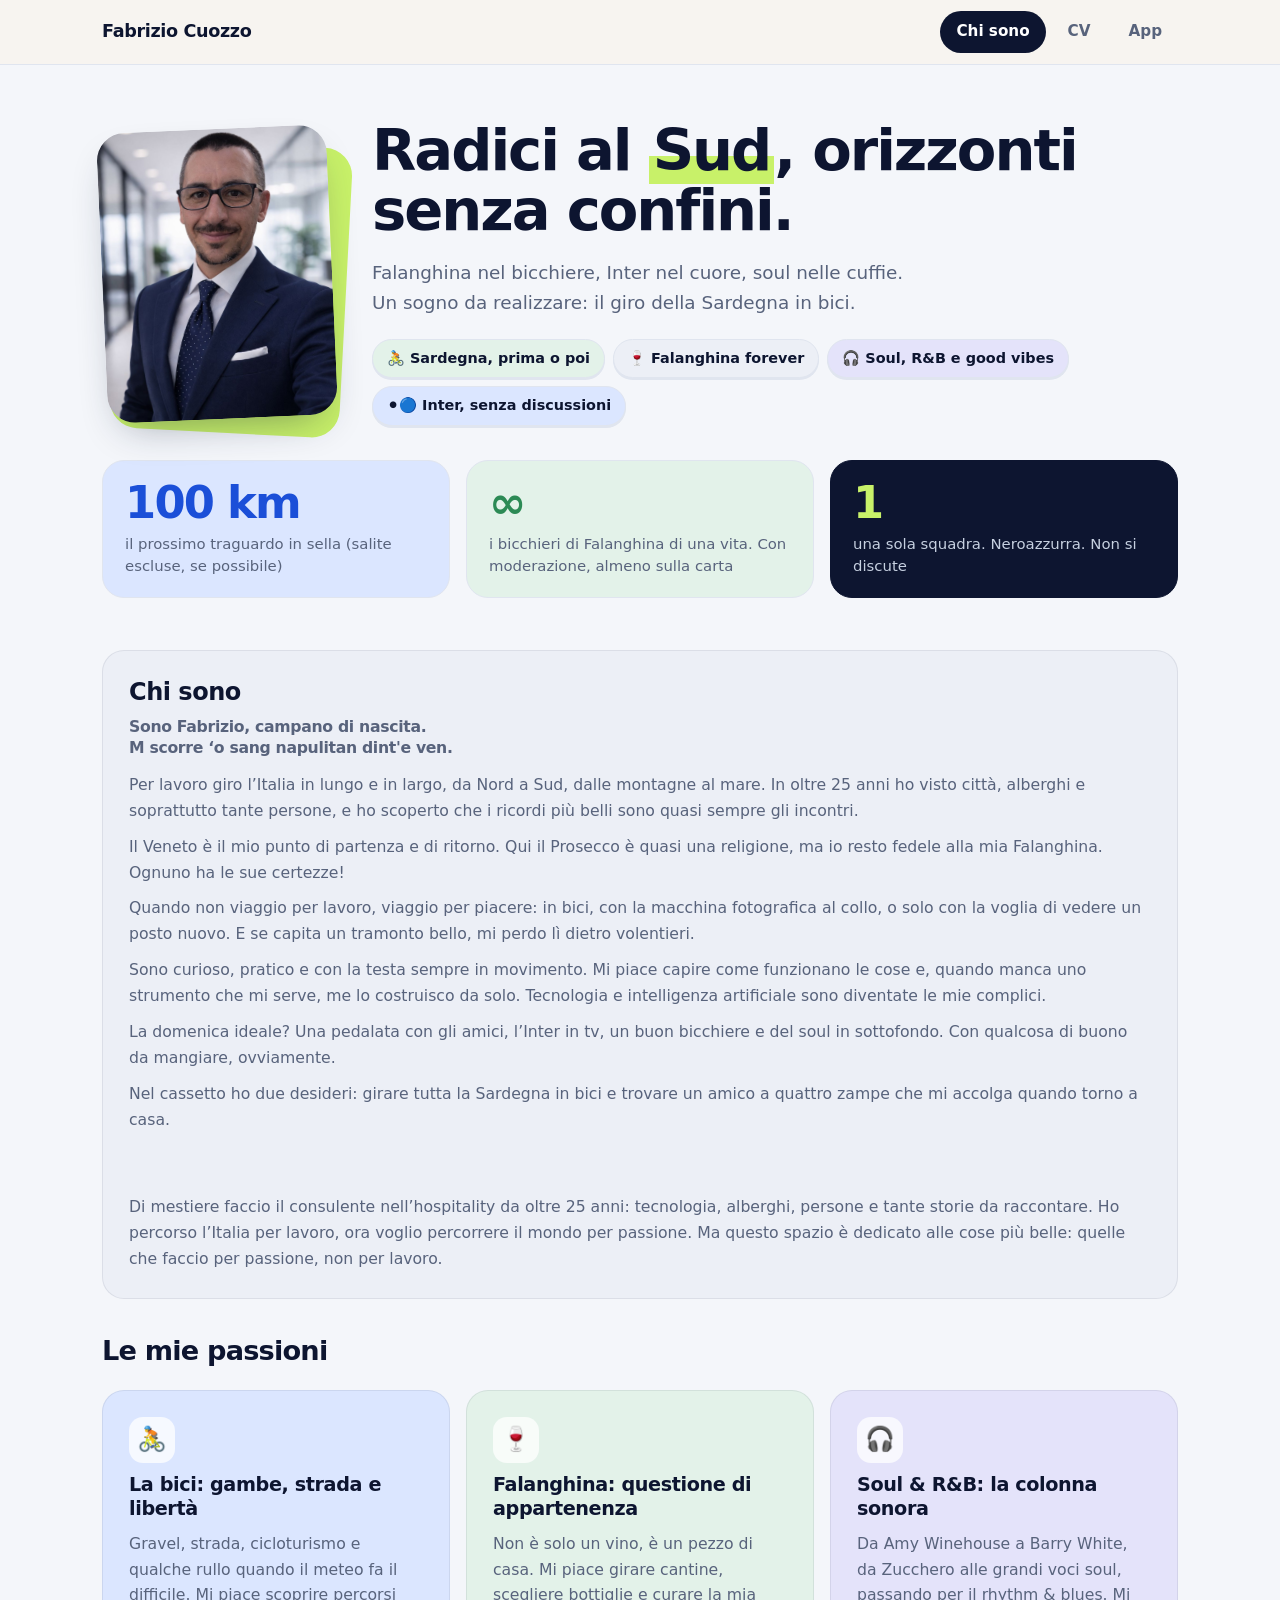
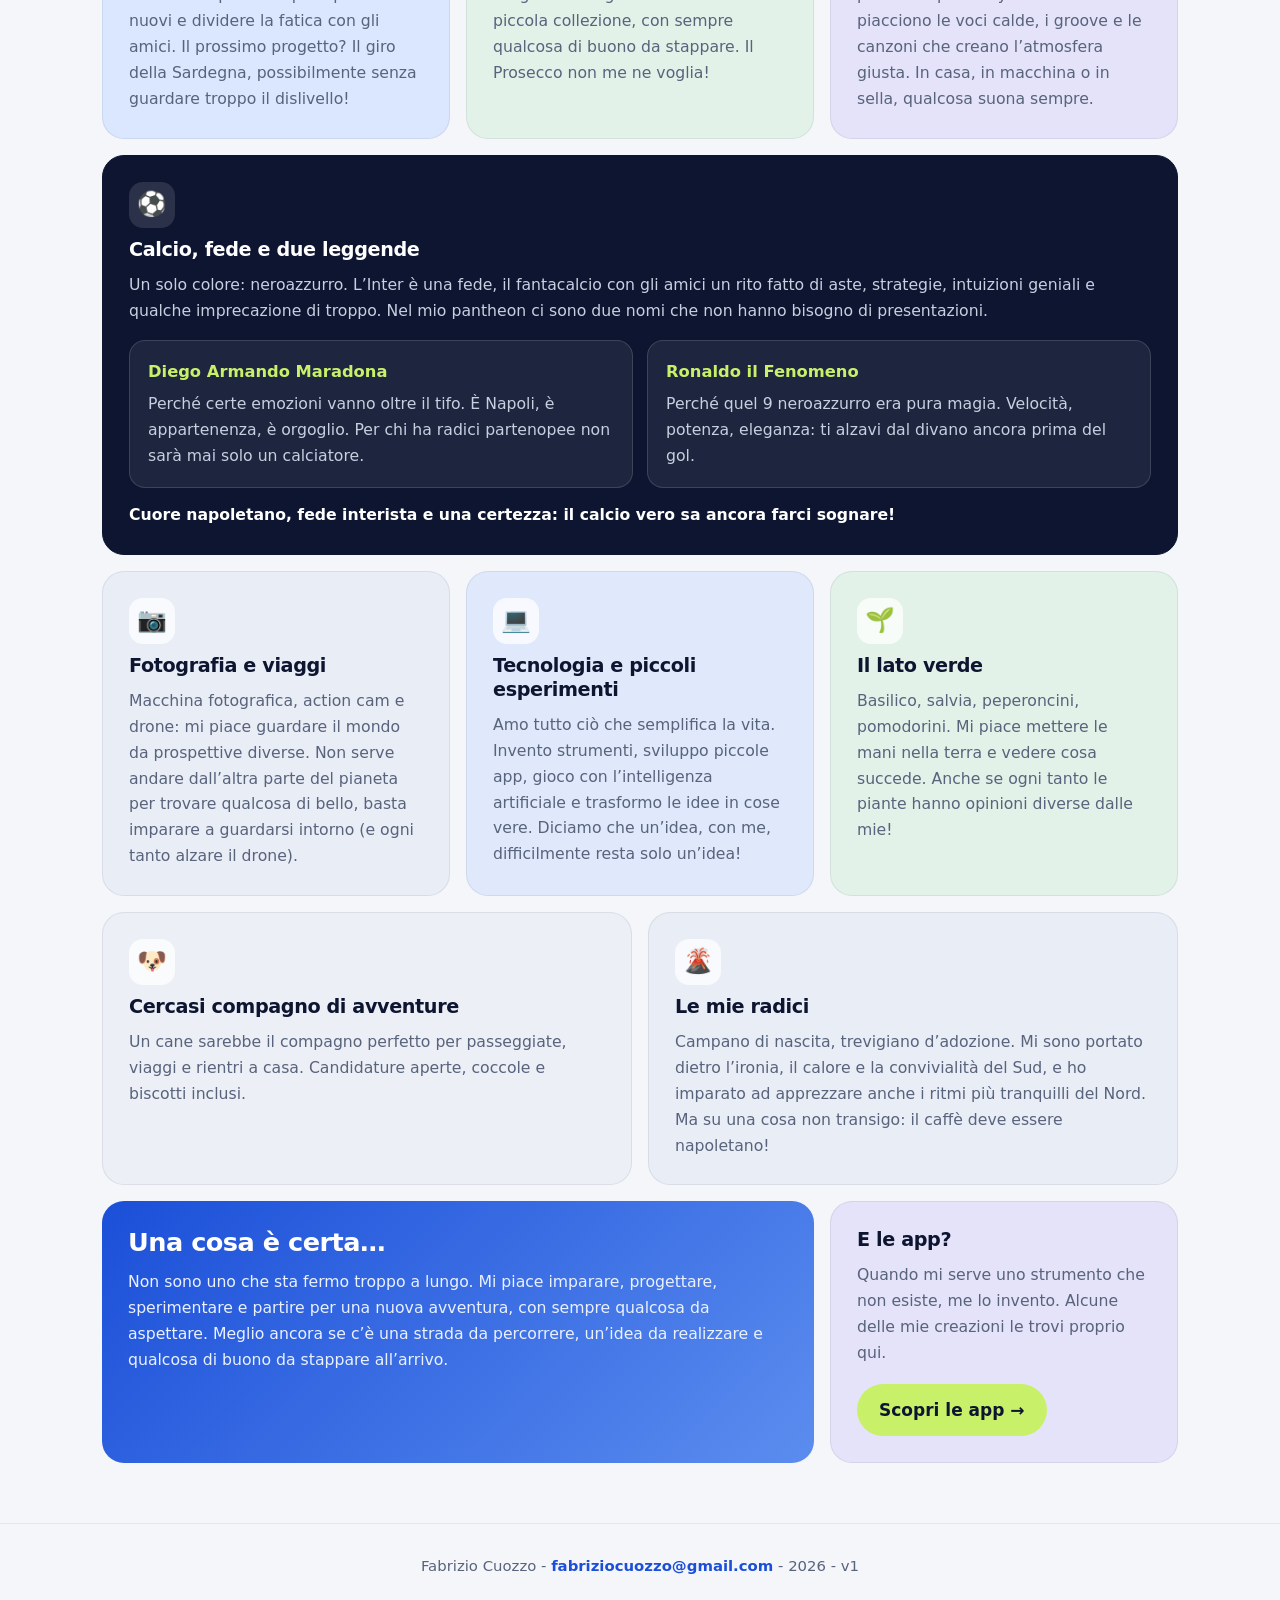
<file: index.html>
<!DOCTYPE html>
<html lang="it" data-theme="inter">
<head>
<meta charset="utf-8">
<meta name="viewport" content="width=device-width,initial-scale=1">
<title>Fabrizio Cuozzo · Radici al Sud, orizzonti senza confini</title>
<meta name="description" content="Fabrizio Cuozzo: campano di nascita, trevigiano d'adozione. Bici, Falanghina, Inter, soul e tante idee.">
<style>
:root{
  --bg:#f7f4ee;          /* crema */
  --surf:#ffffff;
  --ink:#16233a;         /* blu notte: testo e highlight forti */
  --mut:#5d6b80;
  --line:#e7e2d8;
  --blue:#2f6fe4;        /* accento impatto */
  --coral:#ff6b57;       /* accento impatto 2 */
  --sun:#ffd466;         /* evidenziatore */
  --p-blue:#dfeafc;
  --p-peach:#ffe6da;
  --p-sage:#e0efe3;
  --p-lav:#e9e4fb;
  --p-sand:#f6ecd5;
  --p-rose:#fbe2e8;
  --r:22px;
}
*{box-sizing:border-box;margin:0;padding:0}
html{scroll-behavior:smooth}
body{font-family:system-ui,-apple-system,"Segoe UI",Roboto,sans-serif;background:var(--bg);color:var(--ink);line-height:1.65;font-size:17px}
a{color:inherit;text-decoration:none}
.wrap{max-width:1120px;margin:auto;padding:0 22px}

/* NAV */
.nav{position:sticky;top:0;z-index:20;background:rgba(247,244,238,.88);backdrop-filter:blur(10px);border-bottom:1px solid var(--line)}
.nav .wrap{display:flex;justify-content:space-between;align-items:center;height:64px}
.brand{font-weight:800;letter-spacing:-.02em;font-size:1.1rem}
.brand b{color:inherit}
.nav nav{display:flex;gap:6px}
.nav nav a{padding:8px 16px;border-radius:99px;font-weight:600;font-size:.95rem;color:var(--mut)}
.nav nav a.on{background:var(--ink);color:#fff}

/* HERO */
.hero{padding:56px 0 34px}
.hero-grid{display:grid;grid-template-columns:230px 1fr;gap:40px;align-items:center}
.photo{position:relative;isolation:isolate}
.photo img{width:230px;height:290px;object-fit:cover;object-position:50% 20%;border-radius:28px;display:block;box-shadow:0 18px 40px -18px rgba(22,35,58,.45);transform:rotate(-2.5deg)}
.photo::before{content:"";position:absolute;inset:14px -14px -14px 14px;border-radius:28px;background:var(--sun);z-index:-1;transform:rotate(3deg)}
.kick{font-weight:800;letter-spacing:.14em;text-transform:uppercase;font-size:.76rem;color:var(--blue);margin-bottom:10px}
h1{font-size:clamp(2.1rem,5vw,3.6rem);line-height:1.05;letter-spacing:-.035em;font-weight:900}
.hl{background:linear-gradient(transparent 58%,var(--sun) 58%);padding:0 4px}
.hl2{color:var(--coral)}
.lead{margin-top:16px;font-size:1.15rem;color:var(--mut);max-width:620px}
.chips{display:flex;flex-wrap:wrap;gap:8px;margin-top:20px}
.chip{background:var(--surf);border:1px solid var(--line);padding:7px 14px;border-radius:99px;font-size:.9rem;font-weight:600;box-shadow:0 2px 0 var(--line)}
.chip:nth-child(1){background:var(--p-sage)}
.chip:nth-child(2){background:var(--p-sand)}
.chip:nth-child(3){background:var(--p-lav)}
.chip:nth-child(4){background:var(--p-blue)}

/* NUMERI */
.nums{display:grid;grid-template-columns:repeat(3,1fr);gap:16px;margin-top:34px}
.num{border-radius:var(--r);padding:20px 22px;background:var(--surf);border:1px solid var(--line)}
.num strong{display:block;font-size:2.8rem;line-height:1;font-weight:900;letter-spacing:-.04em}
.num p{margin-top:8px;font-size:.93rem;color:var(--mut);line-height:1.45}
.num:nth-child(1){background:var(--p-blue)} .num:nth-child(1) strong{color:var(--blue)}
.num:nth-child(2){background:var(--p-sage)} .num:nth-child(2) strong{color:#2c8a55}
.num:nth-child(3){background:var(--ink);color:#fff;border-color:var(--ink)} .num:nth-child(3) p{color:#c6d0e0} .num:nth-child(3) strong{color:var(--sun)}

/* CARD */
section.cards{padding:18px 0 60px}
.sec-title{display:flex;align-items:baseline;gap:12px;margin:30px 0 16px}
.sec-title h2{font-size:1.7rem;letter-spacing:-.03em;font-weight:900}
.sec-title span{color:var(--mut);font-size:.95rem}
.grid{display:grid;grid-template-columns:repeat(6,1fr);gap:16px}
.card{grid-column:span 2;background:var(--surf);border:1px solid var(--line);border-radius:var(--r);padding:26px;display:flex;flex-direction:column;gap:10px;transition:transform .2s,box-shadow .2s}
.card:hover{transform:translateY(-4px);box-shadow:0 18px 32px -20px rgba(22,35,58,.4)}
.card.w3{grid-column:span 3}
.card.w4{grid-column:span 4}
.card.w6{grid-column:span 6}
.ico{width:46px;height:46px;border-radius:14px;display:grid;place-items:center;font-size:1.5rem;background:var(--p-blue)}
.card h3{font-size:1.2rem;line-height:1.25;letter-spacing:-.02em;font-weight:800}
.card p{color:var(--mut);font-size:.98rem}
.card p b{color:var(--ink)}
.t-blue{background:var(--p-blue);border-color:rgba(22,35,58,.08)}
.t-peach{background:var(--p-peach);border-color:rgba(22,35,58,.08)}
.t-sage{background:var(--p-sage);border-color:rgba(22,35,58,.08)}
.t-lav{background:var(--p-lav);border-color:rgba(22,35,58,.08)}
.t-sand{background:var(--p-sand);border-color:rgba(22,35,58,.08)}
.t-rose{background:var(--p-rose);border-color:rgba(22,35,58,.08)}
.t-blue .ico,.t-peach .ico,.t-sage .ico,.t-lav .ico,.t-sand .ico,.t-rose .ico{background:rgba(255,255,255,.75)}

/* CHI SONO */
.about{max-width:none}
.about h3{font-size:1.5rem}
.quote{font-size:1.35rem;font-weight:800;letter-spacing:-.02em;color:var(--ink);line-height:1.3;margin-bottom:4px}
.quote em{font-style:normal;background:linear-gradient(transparent 58%,var(--sun) 58%);padding:0 4px}

/* CALCIO scuro */
.dark{background:var(--ink);border-color:var(--ink);color:#fff}
.dark p{color:#c6d0e0}
.dark h3{color:#fff}
.dark .ico{background:rgba(255,255,255,.12)}
.legends{display:grid;grid-template-columns:1fr 1fr;gap:14px;margin-top:6px}
.leg{background:rgba(255,255,255,.07);border:1px solid rgba(255,255,255,.14);border-radius:16px;padding:18px}
.leg b{display:block;color:var(--sun);margin-bottom:6px;font-size:1.02rem}
.fine-calcio{font-weight:700;color:#fff!important;margin-top:4px}

/* FINALE */
.final{background:linear-gradient(135deg,var(--blue),#5b8def);color:#fff;border:none}
.final h3{font-size:1.6rem}
.final p{color:#eaf1ff}
.btn{display:inline-block;margin-top:8px;align-self:flex-start;background:var(--sun);color:var(--ink)!important;font-weight:800;padding:12px 22px;border-radius:99px}
.apps-card{background:var(--p-lav);border-color:rgba(22,35,58,.08)}

footer{border-top:1px solid var(--line);padding:30px 0 44px;color:var(--mut);font-size:.93rem;text-align:center}
footer a{color:var(--blue);font-weight:600}


@media(max-width:860px){
  .hero-grid{grid-template-columns:1fr;gap:34px;justify-items:start}
  .nums{grid-template-columns:1fr}
  .grid{grid-template-columns:1fr 1fr}
  .card,.card.w3,.card.w4,.card.w6{grid-column:span 2}
  .legends{grid-template-columns:1fr}
}
@media(max-width:520px){
  .grid{grid-template-columns:1fr}
  .card,.card.w3,.card.w4,.card.w6{grid-column:span 1}
  .nav nav a{padding:8px 11px;font-size:.88rem}
}
:root[data-theme="campania"]{--bg:#f6f3ea;--ink:#1c3a33;--mut:#5a6f68;--line:#e4e0d2;--blue:#0f8b6d;--coral:#e2683c;--sun:#f4c95d;--p-blue:#d9ece4;--p-peach:#fbe3d0;--p-sage:#e6efd8;--p-lav:#f3e4cf;--p-sand:#f7edd0;--p-rose:#f8dcd2}
:root[data-theme="inter"]{--bg:#f4f6fa;--ink:#0d1530;--mut:#58637c;--line:#e0e5ef;--blue:#1b4fd8;--coral:#0d1530;--sun:#c8f169;--p-blue:#dbe6ff;--p-peach:#e9edf6;--p-sage:#e3f2e9;--p-lav:#e4e3fa;--p-sand:#eceff6;--p-rose:#dfe9fb}
</style>
</head>
<body>

<header class="nav"><div class="wrap">
  <a class="brand" href="index.html">Fabrizio <b>Cuozzo</b></a>
  <nav><a class="on" href="index.html">Chi sono</a><a href="cv.html">CV</a><a href="app.html">App</a></nav>
</div></header>

<!-- HERO: foto piccola a sinistra, didascalia a destra -->
<div class="hero"><div class="wrap">
  <div class="hero-grid">
    <div class="photo"><img src="foto.jpg" alt="Fabrizio Cuozzo"></div>
    <div>
      
      <h1>Radici al <span class="hl">Sud</span>, orizzonti <span class="hl2">senza confini.</span></h1>
      <p class="lead">Falanghina nel bicchiere, Inter nel cuore, soul nelle cuffie.<br>Un sogno da realizzare: il giro della Sardegna in bici.</p>
      <div class="chips">
        <span class="chip">🚴 Sardegna, prima o poi</span>
        <span class="chip">🍷 Falanghina forever</span>
        <span class="chip">🎧 Soul, R&amp;B e good vibes</span>
        <span class="chip">⚫🔵 Inter, senza discussioni</span>
      </div>
    </div>
  </div>

  <div class="nums">
    <div class="num"><strong>100 km</strong><p>il prossimo traguardo in sella (salite escluse, se possibile)</p></div>
    <div class="num"><strong>∞</strong><p>i bicchieri di Falanghina di una vita. Con moderazione, almeno sulla carta</p></div>
    <div class="num"><strong>1</strong><p>una sola squadra. Neroazzurra. Non si discute</p></div>
  </div>
</div></div>

<section class="cards"><div class="wrap">

  <!-- CHI SONO -->
  <div class="grid">
    <div class="card w6 about t-sand">
      <h3>Chi sono</h3>
      <p class="quote">Sono Fabrizio, campano di nascita.<br>M scorre ‘o sang napulitan dint'e ven.</p>
      <p>Per lavoro giro l’Italia in lungo e in largo, da Nord a Sud, dalle montagne al mare. In oltre 25 anni ho visto città, alberghi e soprattutto tante persone, e ho scoperto che i ricordi più belli sono quasi sempre gli incontri.</p>
      <p>Il Veneto è il mio punto di partenza e di ritorno. Qui il Prosecco è quasi una religione, ma io resto fedele alla mia Falanghina. Ognuno ha le sue certezze!</p>
      <p>Quando non viaggio per lavoro, viaggio per piacere: in bici, con la macchina fotografica al collo, o solo con la voglia di vedere un posto nuovo. E se capita un tramonto bello, mi perdo lì dietro volentieri.</p>
      <p>Sono curioso, pratico e con la testa sempre in movimento. Mi piace capire come funzionano le cose e, quando manca uno strumento che mi serve, me lo costruisco da solo. Tecnologia e intelligenza artificiale sono diventate le mie complici.</p>
      <p>La domenica ideale? Una pedalata con gli amici, l’Inter in tv, un buon bicchiere e del soul in sottofondo. Con qualcosa di buono da mangiare, ovviamente.</p>
      <p>Nel cassetto ho due desideri: girare tutta la Sardegna in bici e trovare un amico a quattro zampe che mi accolga quando torno a casa.</p>
      <p style="margin-top:3.3em">Di mestiere faccio il consulente nell’hospitality da oltre 25 anni: tecnologia, alberghi, persone e tante storie da raccontare. Ho percorso l’Italia per lavoro, ora voglio percorrere il mondo per passione. Ma questo spazio è dedicato alle cose più belle: quelle che faccio per passione, non per lavoro.</p>
    </div>
  </div>

  <div class="sec-title"><h2>Le mie passioni</h2></div>
  <div class="grid">
    <div class="card t-blue"><div class="ico">🚴</div><h3>La bici: gambe, strada e libertà</h3><p>Gravel, strada, cicloturismo e qualche rullo quando il meteo fa il difficile. Mi piace scoprire percorsi nuovi e dividere la fatica con gli amici. Il prossimo progetto? Il giro della Sardegna, possibilmente senza guardare troppo il dislivello!</p></div>

    <div class="card t-sage"><div class="ico">🍷</div><h3>Falanghina: questione di appartenenza</h3><p>Non è solo un vino, è un pezzo di casa. Mi piace girare cantine, scegliere bottiglie e curare la mia piccola collezione, con sempre qualcosa di buono da stappare. Il Prosecco non me ne voglia!</p></div>

    <div class="card t-lav"><div class="ico">🎧</div><h3>Soul &amp; R&amp;B: la colonna sonora</h3><p>Da Amy Winehouse a Barry White, da Zucchero alle grandi voci soul, passando per il rhythm &amp; blues. Mi piacciono le voci calde, i groove e le canzoni che creano l’atmosfera giusta. In casa, in macchina o in sella, qualcosa suona sempre.</p></div>

    <div class="card w6 dark">
      <div class="ico">⚽</div><h3>Calcio, fede e due leggende</h3>
      <p>Un solo colore: neroazzurro. L’Inter è una fede, il fantacalcio con gli amici un rito fatto di aste, strategie, intuizioni geniali e qualche imprecazione di troppo. Nel mio pantheon ci sono due nomi che non hanno bisogno di presentazioni.</p>
      <div class="legends">
        <div class="leg"><b>Diego Armando Maradona</b><p>Perché certe emozioni vanno oltre il tifo. È Napoli, è appartenenza, è orgoglio. Per chi ha radici partenopee non sarà mai solo un calciatore.</p></div>
        <div class="leg"><b>Ronaldo il Fenomeno</b><p>Perché quel 9 neroazzurro era pura magia. Velocità, potenza, eleganza: ti alzavi dal divano ancora prima del gol.</p></div>
      </div>
      <p class="fine-calcio">Cuore napoletano, fede interista e una certezza: il calcio vero sa ancora farci sognare!</p>
    </div>

    <div class="card t-peach"><div class="ico">📷</div><h3>Fotografia e viaggi</h3><p>Macchina fotografica, action cam e drone: mi piace guardare il mondo da prospettive diverse. Non serve andare dall’altra parte del pianeta per trovare qualcosa di bello, basta imparare a guardarsi intorno (e ogni tanto alzare il drone).</p></div>

    <div class="card t-rose"><div class="ico">💻</div><h3>Tecnologia e piccoli esperimenti</h3><p>Amo tutto ciò che semplifica la vita. Invento strumenti, sviluppo piccole app, gioco con l’intelligenza artificiale e trasformo le idee in cose vere. Diciamo che un’idea, con me, difficilmente resta solo un’idea!</p></div>

    <div class="card t-sage"><div class="ico">🌱</div><h3>Il lato verde</h3><p>Basilico, salvia, peperoncini, pomodorini. Mi piace mettere le mani nella terra e vedere cosa succede. Anche se ogni tanto le piante hanno opinioni diverse dalle mie!</p></div>

    <div class="card w3 t-sand"><div class="ico">🐶</div><h3>Cercasi compagno di avventure</h3><p>Un cane sarebbe il compagno perfetto per passeggiate, viaggi e rientri a casa. Candidature aperte, coccole e biscotti inclusi.</p></div>

    <div class="card w3 t-peach"><div class="ico">🌋</div><h3>Le mie radici</h3><p>Campano di nascita, trevigiano d’adozione. Mi sono portato dietro l’ironia, il calore e la convivialità del Sud, e ho imparato ad apprezzare anche i ritmi più tranquilli del Nord. Ma su una cosa non transigo: il caffè deve essere napoletano!</p></div>

    <div class="card w4 final">
      <h3>Una cosa è certa…</h3>
      <p>Non sono uno che sta fermo troppo a lungo. Mi piace imparare, progettare, sperimentare e partire per una nuova avventura, con sempre qualcosa da aspettare. Meglio ancora se c’è una strada da percorrere, un’idea da realizzare e qualcosa di buono da stappare all’arrivo.</p>
    </div>

    <div class="card apps-card">
      <h3>E le app?</h3>
      <p>Quando mi serve uno strumento che non esiste, me lo invento. Alcune delle mie creazioni le trovi proprio qui.</p>
      <a class="btn" href="app.html">Scopri le app →</a>
    </div>
  </div>

</div></section>

<footer><div class="wrap">Fabrizio Cuozzo - <a href="mailto:fabriziocuozzo@gmail.com">fabriziocuozzo@gmail.com</a> - 2026 - v1</div></footer>
</body>
</html>
</file>
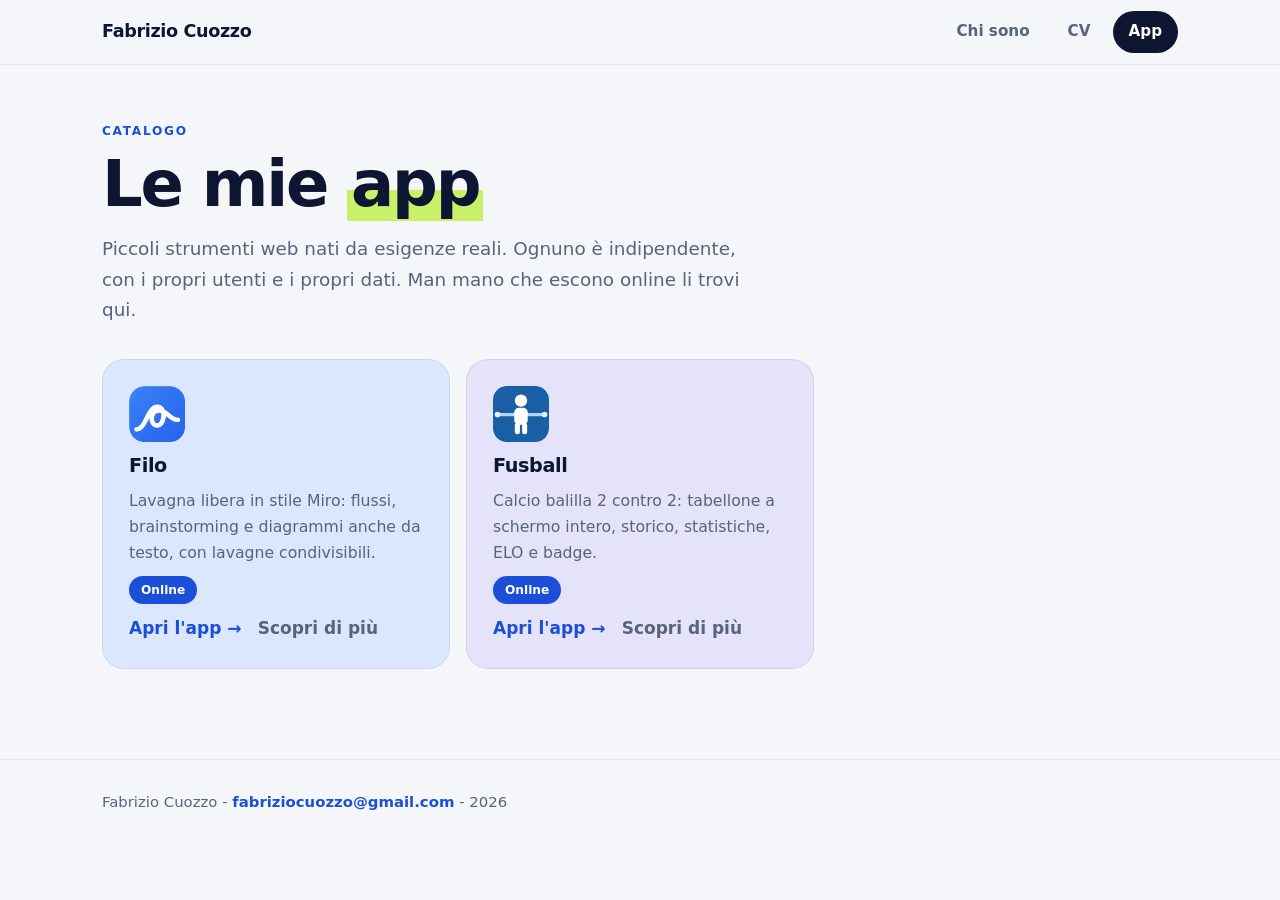
<file: app.html>
<!DOCTYPE html><html lang="it"><head><meta charset="utf-8"><meta name="viewport" content="width=device-width,initial-scale=1"><title>App · Fabrizio Cuozzo</title><meta name="description" content="Le app create da Fabrizio Cuozzo."><meta property="og:title" content="App · Fabrizio Cuozzo"><meta property="og:description" content="Le app create da Fabrizio Cuozzo."><link rel="icon" href="data:image/svg+xml,%3Csvg xmlns=%27http://www.w3.org/2000/svg%27 viewBox=%270 0 100 100%27%3E%3Ctext y=%27.9em%27 font-size=%2790%27%3E🚴%3C/text%3E%3C/svg%3E"><link rel="stylesheet" href="style.css"></head><body><div class="bar" id="bar"></div><header class="nav"><div class="in"><a class="brand" href="index.html">Fabrizio <b>Cuozzo</b></a><nav><a href="index.html">Chi sono</a><a href="cv.html">CV</a><a href="app.html" class="on">App</a></nav></div></header><main class="wrap page"><p class="kick">Catalogo</p><h1>Le mie <em>app</em></h1><p class="lead">Piccoli strumenti web nati da esigenze reali. Ognuno è indipendente, con i propri utenti e i propri dati. Man mano che escono online li trovi qui.</p><div class="apps" id="apps"></div></main><footer><div class="wrap">Fabrizio Cuozzo - <a href="mailto:fabriziocuozzo@gmail.com">fabriziocuozzo@gmail.com</a> - 2026</div></footer><script>addEventListener("scroll",()=>{const h=document.documentElement;document.getElementById("bar").style.width=(h.scrollTop/(h.scrollHeight-h.clientHeight)*100)+"%"},{passive:true});</script><script>
// Per pubblicare un'app: s:"online" e u:"indirizzo"
const APPS=[
{n:"Filo",i:"🧵",d:"Lavagna libera in stile Miro: flussi, brainstorming e diagrammi anche da testo, con lavagne condivisibili.",s:"online",u:"https://filo.fccowork.it",p:"filo.html",img:"immagini/filo-icona.png"},
{n:"Fusball",i:"⚽",d:"Calcio balilla 2 contro 2: tabellone a schermo intero, storico, statistiche, ELO e badge.",s:"online",u:"https://fusball.fccowork.it",p:"fusball.html",img:"immagini/fusball-icona.svg"},
{n:"Taskify",i:"✅",d:"Genera e gestisce i task dei progetti in pochi passaggi.",s:"presto",u:""},
{n:"Doppia Esposizione",i:"📷",d:"Sovrapponi due scatti con la camera del telefono e crea doppie esposizioni.",s:"presto",u:""},
{n:"Pile Foto",i:"🗂️",d:"Raggruppa le foto in pile animate per viaggio, luogo o mese e salvale in cartelle.",s:"presto",u:""},
{n:"Pianificatore Pasti",i:"🍝",d:"Griglia settimanale dei pasti, piatti della cucina italiana, lista della spesa e stampa.",s:"presto",u:""},
{n:"Cantina Digitale",i:"🍷",d:"Tieni traccia delle bottiglie della tua cantina, ovunque tu sia.",s:"presto",u:""}];
const el=document.getElementById("apps");
// Si mostrano solo le app online: le altre restano qui sopra e riappaiono quando passano a s:"online"
APPS.filter(a=>a.s==="online"&&a.u).forEach((a,k)=>{const on=a.s==="online"&&a.u;el.insertAdjacentHTML("beforeend",`<article class="app k${k%3+1}"><i>${a.img?`<img src="${a.img}" alt="" width="56" height="56" style="display:block;border-radius:14px">`:a.i}</i><h3>${a.n}</h3><p>${a.d}</p><span class="badge${on?" ok":""}">${on?"Online":"In arrivo"}</span>${on?`<br><a class="go" href="${a.u}">Apri l'app →</a>`:""}${a.p?` &nbsp; <a class="go" href="${a.p}" style="color:var(--mut)">Scopri di più</a>`:""}</article>`)});
</script></body></html>
</file>
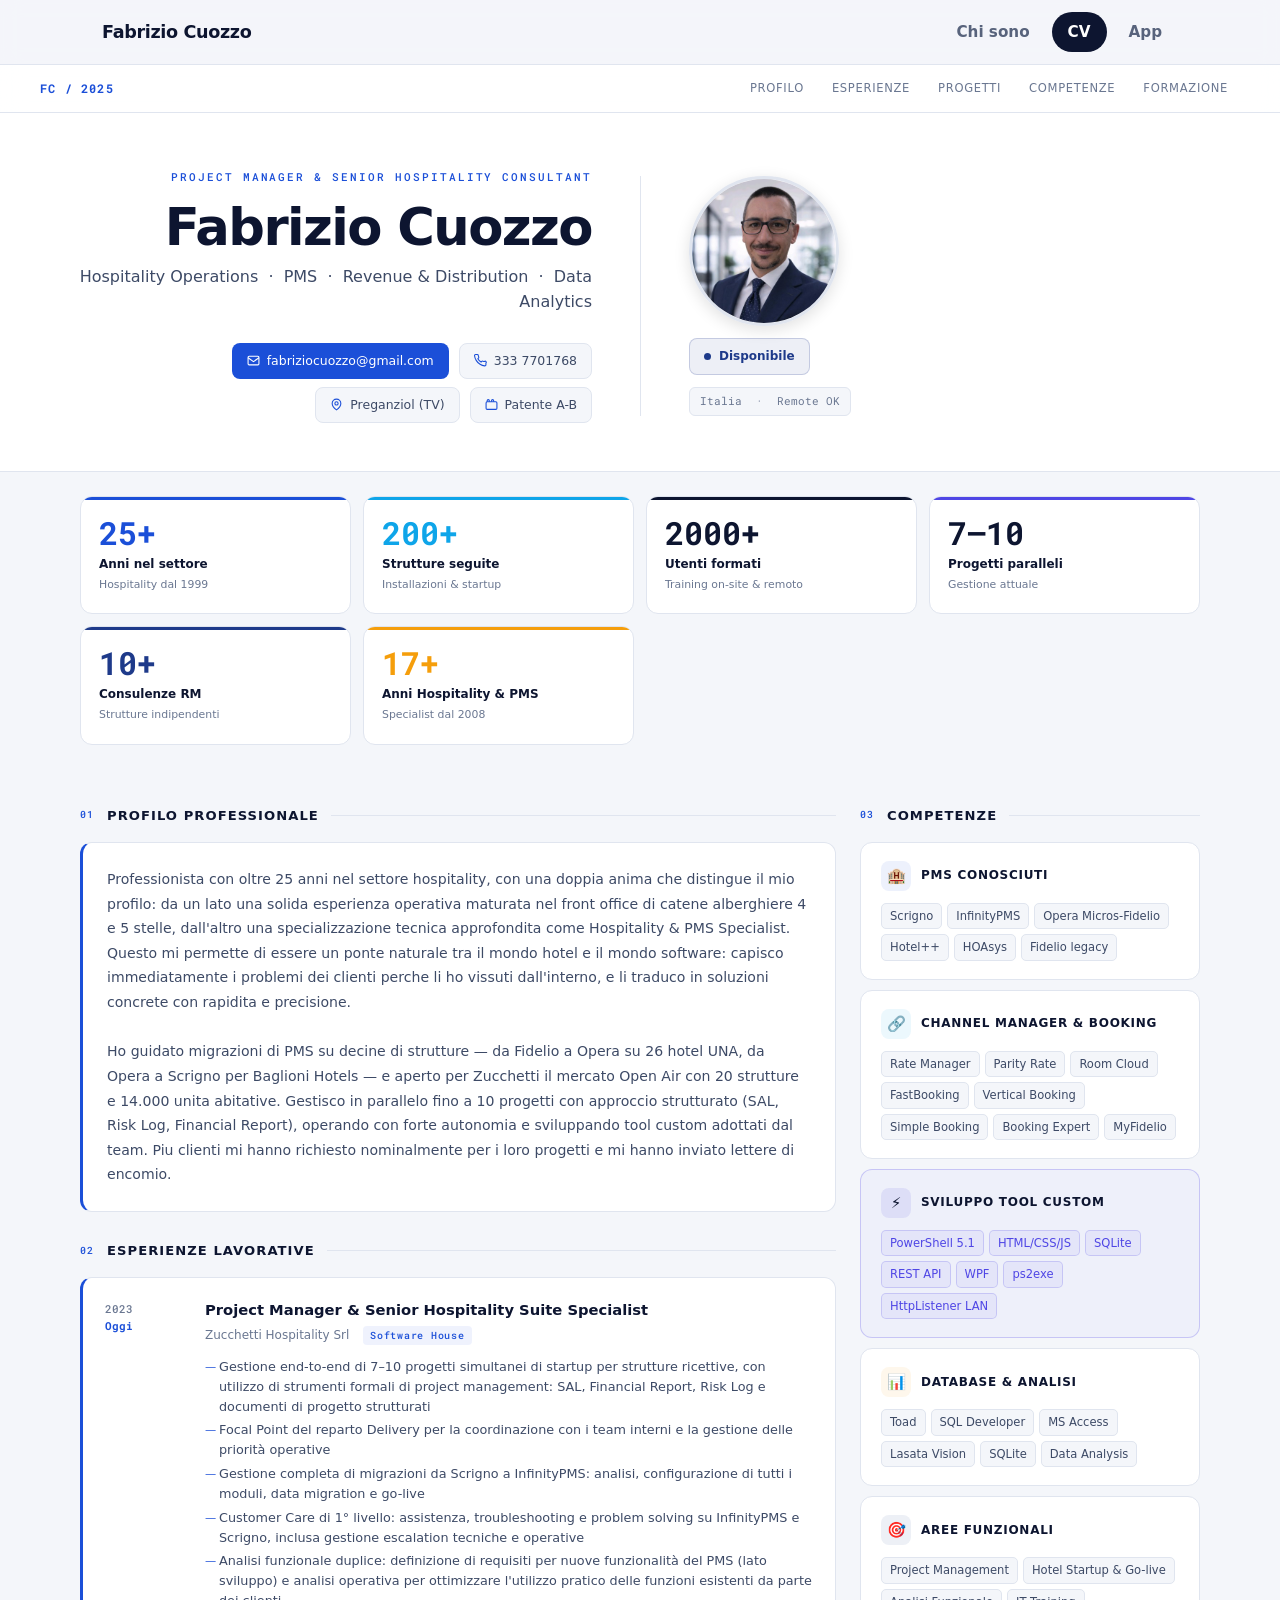
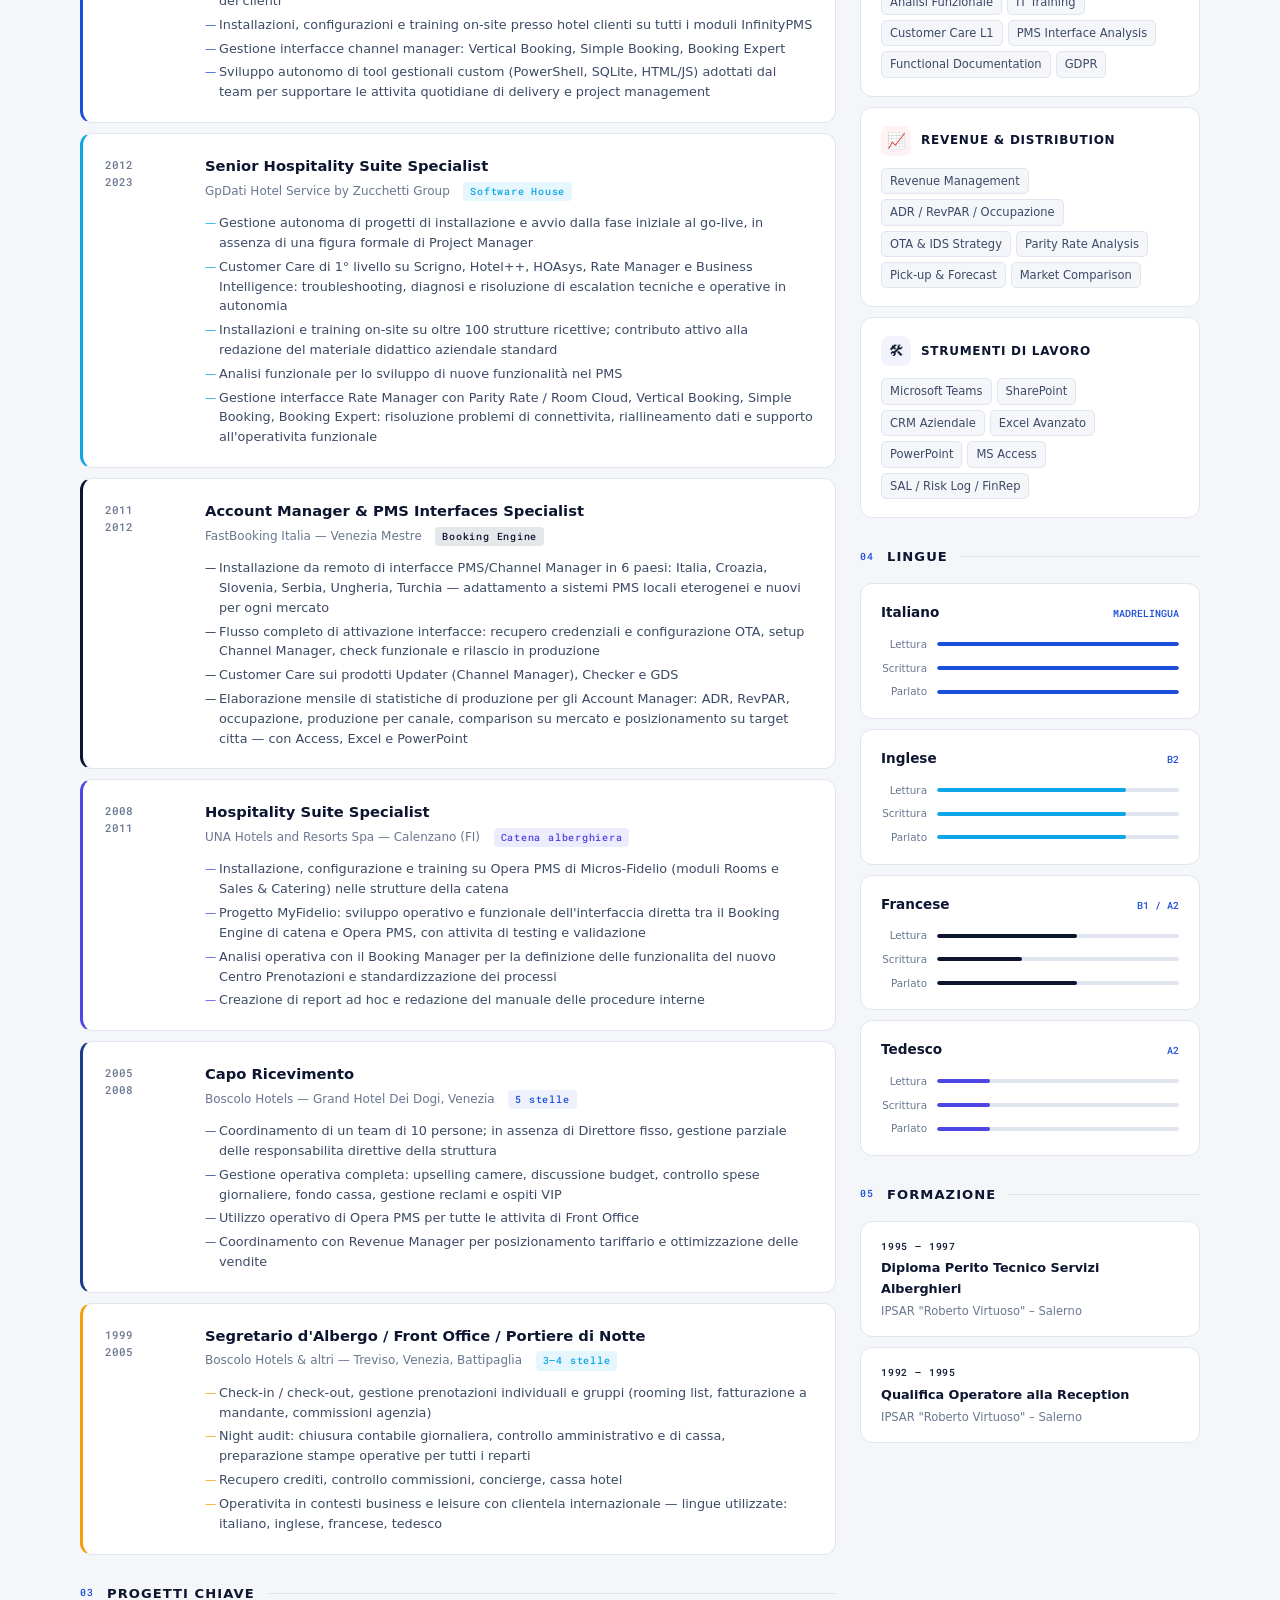
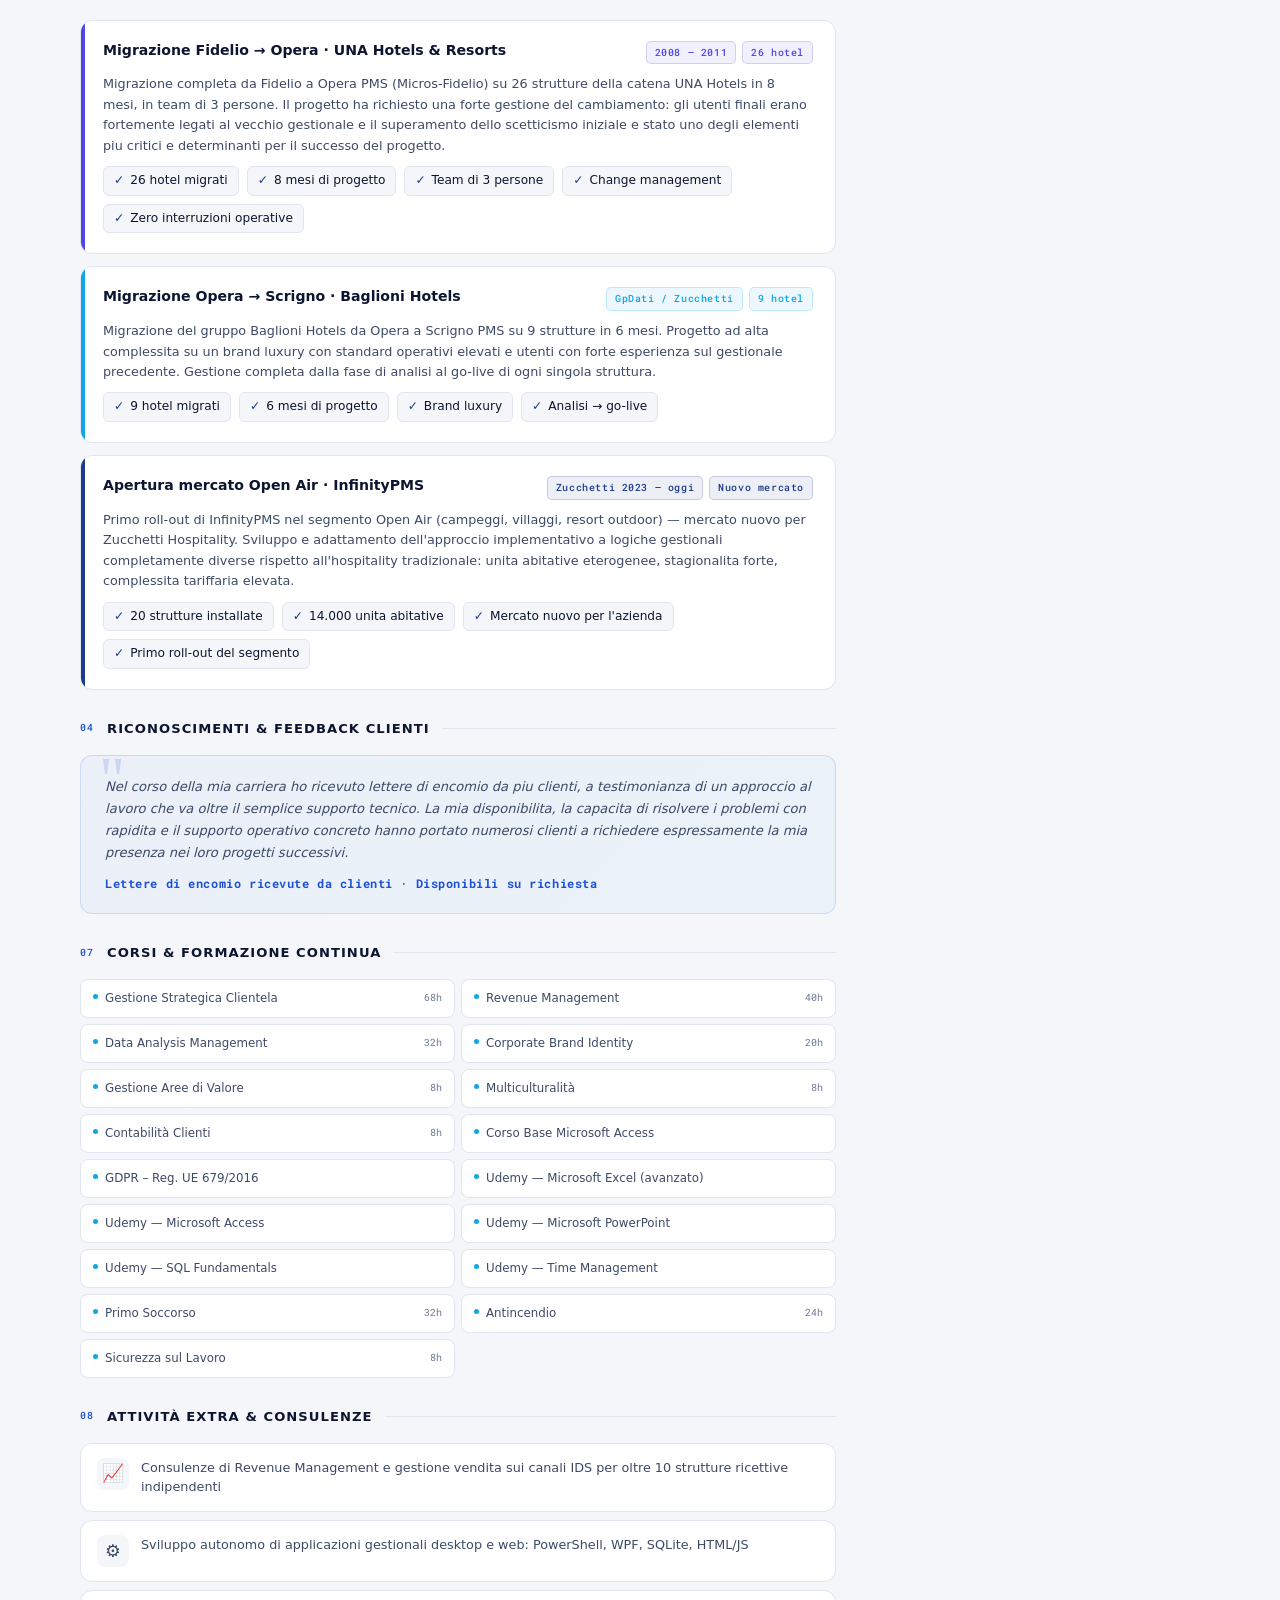
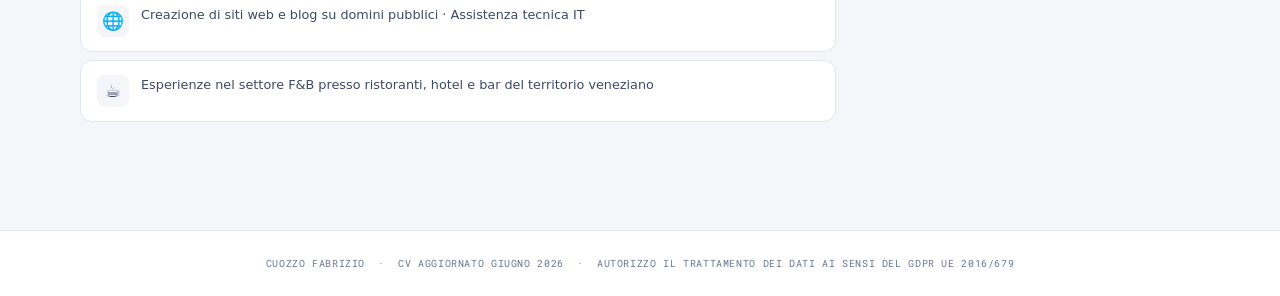
<file: cv.html>
<!DOCTYPE html>
<html lang="it">
<head>
<meta charset="UTF-8">
<meta name="viewport" content="width=device-width, initial-scale=1.0">
<title>Fabrizio Cuozzo — CV</title>
<link href="https://fonts.googleapis.com/css2?family=Roboto+Mono:wght@400;500&display=swap" rel="stylesheet">
<style>
*,*::before,*::after{box-sizing:border-box;margin:0;padding:0}
html{scroll-behavior:smooth}

:root{
  --bg:       #F4F6FA;
  --surface:  #FFFFFF;
  --border:   #E0E5EF;
  --ink:      #0D1530;
  --body:     #3D4A66;
  --muted:    #6A7791;
  --accent:   #1B4FD8;
  --accent2:  #0EA5E9;
  --accent3:  #0D1530;
  --accent4:  #4F46E5;
  --accent5:  #1E3A8A;
  --r:        12px;
  --shadow:   0 1px 3px rgba(0,0,0,.08), 0 4px 12px rgba(0,0,0,.06);
  --shadow-h: 0 4px 16px rgba(0,0,0,.12), 0 8px 32px rgba(0,0,0,.08);
}

body{
  font-family:system-ui,-apple-system,'Segoe UI',Roboto,sans-serif;
  background:var(--bg);
  color:var(--ink);
  font-size:14px;
  line-height:1.6;
}

/* ── PROGRESS BAR ── */
#prog{
  position:fixed;top:0;left:0;height:3px;z-index:999;
  background:var(--accent);
  transition:width .1s linear;
}

/* ══════════════════════════════════
   TOP NAV (section anchors)
══════════════════════════════════ */
.topnav{
  position:sticky;top:64px;z-index:100;
  background:rgba(255,255,255,.92);
  backdrop-filter:blur(12px);
  border-bottom:1px solid var(--border);
  padding:0 40px;
  display:flex;align-items:center;gap:32px;
  height:48px;
}
.topnav-brand{
  font-size:.75rem;font-weight:700;
  letter-spacing:.1em;text-transform:uppercase;
  color:var(--accent);font-family:'Roboto Mono',monospace;
  flex-shrink:0;
}
.topnav-links{
  display:flex;gap:4px;margin-left:auto;
}
.topnav a{
  font-size:.72rem;font-weight:500;
  letter-spacing:.06em;text-transform:uppercase;
  color:var(--muted);text-decoration:none;
  padding:6px 12px;border-radius:6px;
  transition:color .15s,background .15s;
}
.topnav a:hover{color:var(--accent);background:rgba(27,79,216,.06);}

/* ══════════════════════════════════
   HERO
══════════════════════════════════ */
.hero{
  background:var(--surface);
  border-bottom:1px solid var(--border);
  padding:56px 0 48px;
  display:grid;
  grid-template-columns:1fr 1fr;
  gap:0;
  align-items:center;
  max-width:100%;
}

.hero-left{
  padding-left:40px;
  padding-right:48px;
  text-align:right;
  display:flex;
  flex-direction:column;
  align-items:flex-end;
}

.hero-label{
  font-family:'Roboto Mono',monospace;
  font-size:.68rem;font-weight:500;
  letter-spacing:.18em;text-transform:uppercase;
  color:var(--accent);margin-bottom:16px;
}

.hero-name{
  font-size:3.2rem;font-weight:900;
  letter-spacing:-.03em;line-height:1;
  color:var(--ink);margin-bottom:10px;
}

.hero-role{
  font-size:1rem;font-weight:400;
  color:var(--body);margin-bottom:28px;
}
.hero-role strong{font-weight:700;color:var(--ink);}

.hero-chips{display:flex;flex-direction:column;gap:8px;align-items:flex-end;}
.chips-row{display:flex;gap:10px;justify-content:flex-end;}
.chip{
  display:inline-flex;align-items:center;gap:7px;
  padding:7px 14px;border-radius:8px;
  font-size:.78rem;font-weight:500;
  text-decoration:none;transition:box-shadow .15s,transform .15s;
  border:1px solid var(--border);
  background:var(--bg);color:var(--body);
}
.chip:hover{transform:translateY(-1px);box-shadow:var(--shadow);}
.chip svg{width:13px;height:13px;flex-shrink:0;color:var(--accent);}
.chip.cta{background:var(--accent);color:#fff;border-color:transparent;}
.chip.cta svg{color:#fff;}
.chip.cta:hover{box-shadow:0 4px 16px rgba(27,79,216,.35);}

/* hero right — availability badge */
.hero-right{
  display:flex;flex-direction:column;align-items:flex-start;gap:12px;
  padding-left:48px;
  padding-right:40px;
  border-left:1px solid var(--border);
}
.avail-badge{
  display:flex;align-items:center;gap:8px;
  background:rgba(30,58,138,.08);
  border:1px solid rgba(30,58,138,.2);
  border-radius:8px;padding:8px 14px;
  font-size:.75rem;font-weight:600;
  color:var(--accent5);
}
.avail-dot{
  width:7px;height:7px;border-radius:50%;
  background:var(--accent5);
  animation:pulse 2s infinite;
}
@keyframes pulse{
  0%,100%{box-shadow:0 0 0 0 rgba(30,58,138,.5);}
  50%{box-shadow:0 0 0 6px rgba(30,58,138,0);}
}
.location-badge{
  font-family:'Roboto Mono',monospace;
  font-size:.68rem;color:var(--muted);
  background:var(--bg);border:1px solid var(--border);
  border-radius:6px;padding:5px 10px;
}

/* ══════════════════════════════════
   LAYOUT
══════════════════════════════════ */
.layout{
  max-width:1200px;
  margin:0 auto;
  padding:32px 40px 80px;
  display:grid;
  grid-template-columns:1fr 340px;
  gap:24px;
  align-items:start;
}

/* ── SECTION ── */
.sec{margin-bottom:28px;}
.sec-head{
  display:flex;align-items:center;gap:12px;
  margin-bottom:16px;
}
.sec-label{
  font-family:'Roboto Mono',monospace;
  font-size:.62rem;font-weight:500;
  letter-spacing:.15em;text-transform:uppercase;
  color:var(--accent);
}
.sec-title{
  font-size:.82rem;font-weight:700;
  letter-spacing:.08em;text-transform:uppercase;
  color:var(--ink);
}
.sec-line{flex:1;height:1px;background:var(--border);}

/* ══════════════════════════════════
   KPI CARDS (2×4 grid)
══════════════════════════════════ */
.kpi-grid{
  display:grid;
  grid-template-columns:repeat(4,1fr);
  gap:12px;
  margin-bottom:28px;
}

.kpi-card{
  background:var(--surface);
  border:1px solid var(--border);
  border-radius:var(--r);
  padding:20px 18px;
  position:relative;
  overflow:hidden;
  transition:box-shadow .2s,transform .2s;
}
.kpi-card:hover{
  box-shadow:var(--shadow-h);
  transform:translateY(-2px);
}
/* top color strip */
.kpi-card::before{
  content:'';position:absolute;
  top:0;left:0;right:0;height:3px;
  background:var(--kc);
}
.kpi-card.k1{--kc:var(--accent);}
.kpi-card.k2{--kc:var(--accent2);}
.kpi-card.k3{--kc:var(--accent3);}
.kpi-card.k4{--kc:var(--accent4);}
.kpi-card.k5{--kc:var(--accent5);}
.kpi-card.k6{--kc:#F59E0B;}
.kpi-card.k7{--kc:#EF4444;}
.kpi-card.k8{--kc:#6366F1;}

.kpi-num{
  font-family:'Roboto Mono',monospace;
  font-size:2rem;font-weight:700;
  color:var(--kc);
  line-height:1;margin-bottom:6px;
}
.kpi-lbl{font-size:.75rem;font-weight:700;color:var(--ink);margin-bottom:2px;}
.kpi-sub{font-size:.68rem;color:var(--muted);}

/* ══════════════════════════════════
   PROFILO
══════════════════════════════════ */
.profilo-card{
  background:var(--surface);
  border:1px solid var(--border);
  border-radius:var(--r);
  padding:24px;
  font-size:.88rem;
  line-height:1.75;
  color:var(--body);
  border-left:3px solid var(--accent);
}

/* ══════════════════════════════════
   EXPERIENCE CARDS
══════════════════════════════════ */
.exp-list{display:flex;flex-direction:column;gap:10px;}

.exp-card{
  background:var(--surface);
  border:1px solid var(--border);
  border-radius:var(--r);
  padding:20px 22px;
  display:grid;
  grid-template-columns:80px 1fr;
  gap:0 20px;
  transition:box-shadow .2s,border-color .2s;
  opacity:0;transform:translateY(12px);
}
.exp-card.visible{
  opacity:1;transform:none;
  transition:opacity .4s,transform .4s,box-shadow .2s,border-color .2s;
}
.exp-card:hover{
  box-shadow:var(--shadow-h);
  border-color:var(--ec);
}
.exp-card::before{
  content:'';
  position:absolute;
  /* done via border-left on the card */
}
.exp-card{border-left:3px solid var(--ec);}
.exp-card.e1{--ec:var(--accent);}
.exp-card.e2{--ec:var(--accent2);}
.exp-card.e3{--ec:var(--accent3);}
.exp-card.e4{--ec:var(--accent4);}
.exp-card.e5{--ec:var(--accent5);}
.exp-card.e6{--ec:#F59E0B;}

.exp-period{
  font-family:'Roboto Mono',monospace;
  font-size:.66rem;font-weight:500;
  color:var(--muted);
  line-height:1.6;padding-top:3px;
}
.exp-now{color:var(--accent);font-weight:700;}

.exp-role{
  font-size:.92rem;font-weight:700;
  color:var(--ink);margin-bottom:4px;
}
.exp-co{
  font-size:.75rem;font-weight:500;
  color:var(--muted);margin-bottom:12px;
  display:flex;flex-wrap:wrap;align-items:center;gap:6px;
}
.badge{
  font-family:'Roboto Mono',monospace;
  font-size:.6rem;font-weight:500;
  letter-spacing:.08em;
  border-radius:4px;padding:2px 7px;
  background:rgba(27,79,216,.07);
  color:var(--accent);
}
.badge.teal{background:rgba(14,165,233,.1);color:var(--accent2);}
.badge.orange{background:rgba(13,21,48,.1);color:var(--accent3);}
.badge.purple{background:rgba(79,70,229,.1);color:var(--accent4);}

.exp-bullets{list-style:none;display:flex;flex-direction:column;gap:4px;}
.exp-bullets li{
  font-size:.8rem;color:var(--body);line-height:1.55;
  padding-left:14px;position:relative;
}
.exp-bullets li::before{
  content:'—';position:absolute;left:0;
  color:var(--ec);font-size:.7rem;top:1px;
}

/* ══════════════════════════════════
   RIGHT COLUMN
══════════════════════════════════ */

/* ── SKILL CARDS ── */
.skill-card{
  background:var(--surface);
  border:1px solid var(--border);
  border-radius:var(--r);
  padding:18px 20px;
  margin-bottom:10px;
  transition:box-shadow .2s;
}
.skill-card:hover{box-shadow:var(--shadow-h);}
.skill-card-head{
  display:flex;align-items:center;gap:10px;
  margin-bottom:12px;
}
.skill-icon{
  width:30px;height:30px;border-radius:8px;
  display:grid;place-items:center;
  font-size:.95rem;
  background:var(--si-bg);flex-shrink:0;
}
.skill-card-title{
  font-size:.75rem;font-weight:700;
  letter-spacing:.06em;text-transform:uppercase;
  color:var(--ink);
}
.skill-tags{display:flex;flex-wrap:wrap;gap:5px;}
.skill-tag{
  font-size:.72rem;font-weight:400;
  background:var(--bg);border:1px solid var(--border);
  border-radius:5px;padding:3px 8px;
  color:var(--body);
}
/* dev card highlight */
.skill-card.dev{
  border-color:rgba(79,70,229,.25);
  background:rgba(79,70,229,.03);
}
.skill-card.dev .skill-tag{
  background:rgba(79,70,229,.06);
  border-color:rgba(79,70,229,.2);
  color:var(--accent4);font-weight:500;
}

/* ── LINGUE ── */
.lang-card{
  background:var(--surface);
  border:1px solid var(--border);
  border-radius:var(--r);
  padding:18px 20px;
  margin-bottom:10px;
}
.lang-head{
  display:flex;justify-content:space-between;align-items:baseline;
  margin-bottom:12px;
}
.lang-name{font-size:.85rem;font-weight:700;color:var(--ink);}
.lang-level{
  font-family:'Roboto Mono',monospace;
  font-size:.65rem;color:var(--accent);font-weight:500;
}
.lang-bars{display:flex;flex-direction:column;gap:7px;}
.lang-row{display:flex;align-items:center;gap:10px;}
.lang-lbl{font-size:.65rem;color:var(--muted);width:46px;text-align:right;flex-shrink:0;}
.lang-bar{flex:1;height:4px;background:var(--border);border-radius:2px;overflow:hidden;}
.lang-fill{
  height:100%;border-radius:2px;
  transform:scaleX(0);transform-origin:left;
  transition:transform 1s cubic-bezier(.16,1,.3,1);
  background:var(--lc);
}
.lang-fill.go{transform:scaleX(1);}
.lc1{--lc:var(--accent);}
.lc2{--lc:var(--accent2);}
.lc3{--lc:var(--accent3);}
.lc4{--lc:var(--accent4);}

/* ── FORMAZIONE ── */
.edu-card{
  background:var(--surface);
  border:1px solid var(--border);
  border-radius:var(--r);
  padding:16px 20px;
  margin-bottom:10px;
}
.edu-year{
  font-family:'Roboto Mono',monospace;
  font-size:.65rem;font-weight:500;
  color:var(--accent3);letter-spacing:.08em;
  margin-bottom:4px;
}
.edu-title{font-size:.8rem;font-weight:700;color:var(--ink);margin-bottom:4px;}
.edu-school{font-size:.72rem;color:var(--muted);line-height:1.45;}

/* ── CORSI ── */
.corsi-grid{display:grid;grid-template-columns:1fr 1fr;gap:6px;}
.corso{
  background:var(--surface);border:1px solid var(--border);
  border-radius:8px;padding:9px 12px;
  font-size:.74rem;font-weight:400;color:var(--body);
  display:flex;align-items:flex-start;gap:7px;
  transition:border-color .15s,background .15s;
}
.corso:hover{border-color:var(--accent2);background:rgba(14,165,233,.03);}
.corso-dot{
  width:5px;height:5px;border-radius:50%;
  background:var(--accent2);flex-shrink:0;margin-top:5px;
}
.corso-h{font-size:.65rem;color:var(--muted);margin-left:auto;white-space:nowrap;font-family:'Roboto Mono',monospace;}

/* ── EXTRA ── */
.extra-list{display:flex;flex-direction:column;gap:8px;}
.extra-item{
  background:var(--surface);border:1px solid var(--border);
  border-radius:var(--r);padding:14px 16px;
  display:flex;align-items:flex-start;gap:12px;
  font-size:.8rem;color:var(--body);line-height:1.55;
  transition:border-color .15s,box-shadow .15s;
}
.extra-item:hover{border-color:var(--accent);box-shadow:var(--shadow);}
.extra-ico{
  font-size:1.1rem;flex-shrink:0;
  width:32px;height:32px;border-radius:8px;
  background:var(--bg);display:grid;place-items:center;
}

/* ── FOOTER ── */
.footer{
  background:var(--surface);
  border-top:1px solid var(--border);
  text-align:center;padding:24px;
  font-family:'Roboto Mono',monospace;
  font-size:.65rem;color:var(--muted);
  letter-spacing:.06em;
}

/* ── RESPONSIVE ── */
@media(max-width:960px){
  .layout{grid-template-columns:1fr;}
  .kpi-grid{grid-template-columns:repeat(3,1fr);}
  .hero{grid-template-columns:1fr;}
  .hero-right{align-items:flex-start;}
}
@media(max-width:640px){
  .kpi-grid{grid-template-columns:repeat(2,1fr);}
  .exp-card{grid-template-columns:1fr;gap:4px;}
  .topnav-links{display:none;}
  .layout{padding:20px 16px 60px;}
  .hero{padding:36px 16px 32px;}
  .corsi-grid{grid-template-columns:1fr;}
}

/* ── PHOTO ── */
.hero-photo {
  width: 150px;
  height: 150px;
  border-radius: 50%;
  object-fit: cover;
  object-position: center top;
  border: 3px solid var(--border);
  box-shadow: 0 4px 16px rgba(0,0,0,.12);
  display: block;
}


/* ══════════════════════════════════
   PROGETTI CHIAVE
══════════════════════════════════ */
.proj-card{
  background:var(--surface);
  border:1px solid var(--border);
  border-radius:var(--r);
  padding:20px 22px;
  margin-bottom:12px;
  position:relative;
  overflow:hidden;
  transition:box-shadow .2s;
}
.proj-card:hover{box-shadow:var(--shadow-h);}
.proj-card::before{
  content:'';
  position:absolute;left:0;top:0;bottom:0;
  width:4px;
  background:var(--proj-c, var(--accent));
  border-radius:4px 0 0 4px;
}
.proj-header{
  display:flex;align-items:flex-start;justify-content:space-between;
  gap:12px;margin-bottom:10px;
}
.proj-title{
  font-size:.88rem;font-weight:700;color:var(--ink);
  line-height:1.3;
}
.proj-meta{
  display:flex;gap:6px;flex-wrap:wrap;flex-shrink:0;
}
.proj-badge{
  font-family:'Roboto Mono',monospace;
  font-size:.62rem;font-weight:500;letter-spacing:.06em;
  padding:3px 8px;border-radius:5px;
  background:rgba(27,79,216,.08);color:var(--accent);
  border:1px solid rgba(27,79,216,.15);
  white-space:nowrap;
}
.proj-badge.orange{background:rgba(13,21,48,.08);color:var(--accent3);border-color:rgba(13,21,48,.2);}
.proj-badge.purple{background:rgba(79,70,229,.08);color:var(--accent4);border-color:rgba(79,70,229,.2);}
.proj-badge.green{background:rgba(30,58,138,.08);color:var(--accent5);border-color:rgba(30,58,138,.2);}
.proj-desc{font-size:.8rem;color:var(--body);margin-bottom:10px;line-height:1.6;}
.proj-results{
  display:flex;flex-wrap:wrap;gap:8px;
}
.proj-result{
  display:flex;align-items:center;gap:6px;
  font-size:.76rem;font-weight:500;color:var(--ink);
  background:var(--bg);border:1px solid var(--border);
  border-radius:6px;padding:4px 10px;
}
.proj-result::before{content:'✓';color:var(--accent5);font-weight:700;}

/* ══════════════════════════════════
   TESTIMONIAL
══════════════════════════════════ */
.testimonial-card{
  background:linear-gradient(135deg,rgba(27,79,216,.04) 0%,rgba(14,165,233,.04) 100%);
  border:1px solid rgba(27,79,216,.15);
  border-radius:var(--r);
  padding:20px 24px;
  margin-bottom:12px;
  position:relative;
}
.testimonial-card::before{
  content:'"';
  position:absolute;top:-8px;left:18px;
  font-size:4rem;line-height:1;
  color:var(--accent);opacity:.15;
  font-family:Georgia,serif;
}
.testimonial-text{
  font-size:.82rem;color:var(--body);
  font-style:italic;line-height:1.7;
  margin-bottom:10px;
}
.testimonial-author{
  font-size:.72rem;font-weight:700;color:var(--accent);
  font-family:'Roboto Mono',monospace;letter-spacing:.05em;
}

.sitenav{position:sticky;top:0;z-index:120;background:rgba(244,246,250,.9);backdrop-filter:blur(10px);border-bottom:1px solid #E0E5EF}
.sitenav .in{max-width:1120px;margin:auto;padding:0 22px;height:64px;display:flex;justify-content:space-between;align-items:center}
.sitenav .brand{font-weight:800;letter-spacing:-.02em;font-size:1.1rem;color:#0D1530;text-decoration:none}
.sitenav .brand b{color:inherit}
.sitenav nav{display:flex;gap:6px}
.sitenav nav a{padding:8px 16px;border-radius:99px;font-weight:600;font-size:.95rem;color:#58637C;text-decoration:none}
.sitenav nav a.on{background:#0D1530;color:#fff}
@media(max-width:520px){.sitenav nav a{padding:8px 11px;font-size:.88rem}}
</style>
</head>
<body>

<div id="prog"></div>

<!-- ══ NAV ══════════════════════════════════════════════════════════ -->
<header class="sitenav"><div class="in"><a class="brand" href="index.html">Fabrizio <b>Cuozzo</b></a><nav><a href="index.html">Chi sono</a><a class="on" href="cv.html">CV</a><a href="app.html">App</a></nav></div></header>
<nav class="topnav">
  <span class="topnav-brand">FC / 2025</span>
  <div class="topnav-links">
    <a href="#profilo">Profilo</a>
    <a href="#esperienze">Esperienze</a>
    <a href="#progetti">Progetti</a><a href="#competenze">Competenze</a>
    <a href="#formazione">Formazione</a>
  </div>
</nav>

<!-- ══ HERO ══════════════════════════════════════════════════════════ -->
<header class="hero">
  <div class="hero-left">
    <div class="hero-label">Project Manager &amp; Senior Hospitality Consultant</div>
    <h1 class="hero-name">Fabrizio Cuozzo</h1>
    <p class="hero-role">Hospitality Operations &nbsp;·&nbsp; PMS &nbsp;·&nbsp; Revenue & Distribution &nbsp;·&nbsp; Data Analytics</p>
    <div class="hero-chips">
      <div class="chips-row">
        <a class="chip cta" href="mailto:fabriziocuozzo@gmail.com">
          <svg viewBox="0 0 24 24" fill="none" stroke="currentColor" stroke-width="2"><rect x="2" y="4" width="20" height="16" rx="2"/><path d="m2 7 10 7 10-7"/></svg>
          fabriziocuozzo@gmail.com
        </a>
        <a class="chip" href="tel:+393337701768">
          <svg viewBox="0 0 24 24" fill="none" stroke="currentColor" stroke-width="2"><path d="M22 16.92v3a2 2 0 0 1-2.18 2 19.79 19.79 0 0 1-8.63-3.07A19.5 19.5 0 0 1 4.07 11.8 19.79 19.79 0 0 1 1 3.23 2 2 0 0 1 2.98 1h3a2 2 0 0 1 2 1.72 12.84 12.84 0 0 0 .7 2.81 2 2 0 0 1-.45 2.11L7.09 8.91a16 16 0 0 0 6 6l1.27-1.27a2 2 0 0 1 2.11-.45 12.84 12.84 0 0 0 2.81.7A2 2 0 0 1 22 16.92z"/></svg>
          333 7701768
        </a>
      </div>
      <div class="chips-row">
        <span class="chip">
          <svg viewBox="0 0 24 24" fill="none" stroke="currentColor" stroke-width="2"><path d="M20 10c0 6-8 12-8 12S4 16 4 10a8 8 0 0 1 16 0z"/><circle cx="12" cy="10" r="3"/></svg>
          Preganziol (TV)
        </span>
        <span class="chip">
          <svg viewBox="0 0 24 24" fill="none" stroke="currentColor" stroke-width="2"><rect x="2" y="7" width="20" height="14" rx="2"/><path d="M16 7V5a2 2 0 0 0-4 0v2M8 7V5a2 2 0 0 0-4 0v2"/></svg>
          Patente A-B
        </span>
      </div>
    </div>
  </div>
  <div class="hero-right">
      <img class="hero-photo" src="[data-uri]" alt="Fabrizio Cuozzo">
    <div class="avail-badge">
      <span class="avail-dot"></span>
      Disponibile
    </div>
    <div class="location-badge">Italia &nbsp;·&nbsp; Remote OK</div>
  </div>
</header>

<!-- ══ KPI STRIP ═══════════════════════════════════════════════════ -->
<div style="max-width:1200px;margin:0 auto;padding:24px 40px 0;">
  <div class="kpi-grid">
    <div class="kpi-card k1">
      <div class="kpi-num" data-target="25">0+</div>
      <div class="kpi-lbl">Anni nel settore</div>
      <div class="kpi-sub">Hospitality dal 1999</div>
    </div>
    <div class="kpi-card k2">
      <div class="kpi-num" data-target="200">0+</div>
      <div class="kpi-lbl">Strutture seguite</div>
      <div class="kpi-sub">Installazioni &amp; startup</div>
    </div>
    <div class="kpi-card k3">
      <div class="kpi-num" data-target="2000">0+</div>
      <div class="kpi-lbl">Utenti formati</div>
      <div class="kpi-sub">Training on-site &amp; remoto</div>
    </div>
    <div class="kpi-card k4">
      <div class="kpi-num" style="color:var(--accent3)">7–10</div>
      <div class="kpi-lbl">Progetti paralleli</div>
      <div class="kpi-sub">Gestione attuale</div>
    </div>
    <div class="kpi-card k5">
      <div class="kpi-num" data-target="10">0+</div>
      <div class="kpi-lbl">Consulenze RM</div>
      <div class="kpi-sub">Strutture indipendenti</div>
    </div>
    <div class="kpi-card k6">
      <div class="kpi-num" data-target="17">0+</div>
      <div class="kpi-lbl">Anni Hospitality &amp; PMS</div>
      <div class="kpi-sub">Specialist dal 2008</div>
    </div>
  </div>
</div>

<!-- ══ MAIN LAYOUT ══════════════════════════════════════════════════ -->
<div class="layout">

  <!-- ── LEFT COLUMN ── -->
  <div>

    <!-- PROFILO -->
    <section class="sec" id="profilo">
      <div class="sec-head">
        <span class="sec-label">01</span>
        <span class="sec-title">Profilo Professionale</span>
        <div class="sec-line"></div>
      </div>
      <div class="profilo-card">
        Professionista con oltre 25 anni nel settore hospitality, con una doppia anima che distingue il mio profilo: da un lato una solida esperienza operativa maturata nel front office di catene alberghiere 4 e 5 stelle, dall'altro una specializzazione tecnica approfondita come Hospitality &amp; PMS Specialist. Questo mi permette di essere un ponte naturale tra il mondo hotel e il mondo software: capisco immediatamente i problemi dei clienti perche li ho vissuti dall'interno, e li traduco in soluzioni concrete con rapidita e precisione.
        <br><br>
        Ho guidato migrazioni di PMS su decine di strutture — da Fidelio a Opera su 26 hotel UNA, da Opera a Scrigno per Baglioni Hotels — e aperto per Zucchetti il mercato Open Air con 20 strutture e 14.000 unita abitative. Gestisco in parallelo fino a 10 progetti con approccio strutturato (SAL, Risk Log, Financial Report), operando con forte autonomia e sviluppando tool custom adottati dal team. Piu clienti mi hanno richiesto nominalmente per i loro progetti e mi hanno inviato lettere di encomio.
      </div>
    </section>

    <!-- ESPERIENZE -->
    <section class="sec" id="esperienze">
      <div class="sec-head">
        <span class="sec-label">02</span>
        <span class="sec-title">Esperienze Lavorative</span>
        <div class="sec-line"></div>
      </div>
      <div class="exp-list">

        <div class="exp-card e1">
          <div class="exp-period">2023<br><span class="exp-now">Oggi</span></div>
          <div>
            <div class="exp-role">Project Manager &amp; Senior Hospitality Suite Specialist</div>
            <div class="exp-co">Zucchetti Hospitality Srl &nbsp;<span class="badge">Software House</span></div>
            <ul class="exp-bullets">
              <li>Gestione end-to-end di 7–10 progetti simultanei di startup per strutture ricettive, con utilizzo di strumenti formali di project management: SAL, Financial Report, Risk Log e documenti di progetto strutturati</li>
              <li>Focal Point del reparto Delivery per la coordinazione con i team interni e la gestione delle priorità operative</li>
              <li>Gestione completa di migrazioni da Scrigno a InfinityPMS: analisi, configurazione di tutti i moduli, data migration e go-live</li>
              <li>Customer Care di 1° livello: assistenza, troubleshooting e problem solving su InfinityPMS e Scrigno, inclusa gestione escalation tecniche e operative</li>
              <li>Analisi funzionale duplice: definizione di requisiti per nuove funzionalità del PMS (lato sviluppo) e analisi operativa per ottimizzare l'utilizzo pratico delle funzioni esistenti da parte dei clienti</li>
              <li>Installazioni, configurazioni e training on-site presso hotel clienti su tutti i moduli InfinityPMS</li>
              <li>Gestione interfacce channel manager: Vertical Booking, Simple Booking, Booking Expert</li>
              <li>Sviluppo autonomo di tool gestionali custom (PowerShell, SQLite, HTML/JS) adottati dal team per supportare le attivita quotidiane di delivery e project management</li>
            </ul>
          </div>
        </div>

        <div class="exp-card e2">
          <div class="exp-period">2012<br>2023</div>
          <div>
            <div class="exp-role">Senior Hospitality Suite Specialist</div>
            <div class="exp-co">GpDati Hotel Service by Zucchetti Group &nbsp;<span class="badge teal">Software House</span></div>
            <ul class="exp-bullets">
              <li>Gestione autonoma di progetti di installazione e avvio dalla fase iniziale al go-live, in assenza di una figura formale di Project Manager</li>
              <li>Customer Care di 1° livello su Scrigno, Hotel++, HOAsys, Rate Manager e Business Intelligence: troubleshooting, diagnosi e risoluzione di escalation tecniche e operative in autonomia</li>
              <li>Installazioni e training on-site su oltre 100 strutture ricettive; contributo attivo alla redazione del materiale didattico aziendale standard</li>
              <li>Analisi funzionale per lo sviluppo di nuove funzionalità nel PMS</li>
              <li>Gestione interfacce Rate Manager con Parity Rate / Room Cloud, Vertical Booking, Simple Booking, Booking Expert: risoluzione problemi di connettivita, riallineamento dati e supporto all'operativita funzionale</li>
            </ul>
          </div>
        </div>

        <div class="exp-card e3">
          <div class="exp-period">2011<br>2012</div>
          <div>
            <div class="exp-role">Account Manager &amp; PMS Interfaces Specialist</div>
            <div class="exp-co">FastBooking Italia — Venezia Mestre &nbsp;<span class="badge orange">Booking Engine</span></div>
            <ul class="exp-bullets">
              <li>Installazione da remoto di interfacce PMS/Channel Manager in 6 paesi: Italia, Croazia, Slovenia, Serbia, Ungheria, Turchia — adattamento a sistemi PMS locali eterogenei e nuovi per ogni mercato</li>
              <li>Flusso completo di attivazione interfacce: recupero credenziali e configurazione OTA, setup Channel Manager, check funzionale e rilascio in produzione</li>
              <li>Customer Care sui prodotti Updater (Channel Manager), Checker e GDS</li>
              <li>Elaborazione mensile di statistiche di produzione per gli Account Manager: ADR, RevPAR, occupazione, produzione per canale, comparison su mercato e posizionamento su target citta — con Access, Excel e PowerPoint</li>
            </ul>
          </div>
        </div>

        <div class="exp-card e4">
          <div class="exp-period">2008<br>2011</div>
          <div>
            <div class="exp-role">Hospitality Suite Specialist</div>
            <div class="exp-co">UNA Hotels and Resorts Spa — Calenzano (FI) &nbsp;<span class="badge purple">Catena alberghiera</span></div>
            <ul class="exp-bullets">
              <li>Installazione, configurazione e training su Opera PMS di Micros-Fidelio (moduli Rooms e Sales &amp; Catering) nelle strutture della catena</li>
              <li>Progetto MyFidelio: sviluppo operativo e funzionale dell'interfaccia diretta tra il Booking Engine di catena e Opera PMS, con attivita di testing e validazione</li>
              <li>Analisi operativa con il Booking Manager per la definizione delle funzionalita del nuovo Centro Prenotazioni e standardizzazione dei processi</li>
              <li>Creazione di report ad hoc e redazione del manuale delle procedure interne</li>
            </ul>
          </div>
        </div>

        <div class="exp-card e5">
          <div class="exp-period">2005<br>2008</div>
          <div>
            <div class="exp-role">Capo Ricevimento</div>
            <div class="exp-co">Boscolo Hotels — Grand Hotel Dei Dogi, Venezia &nbsp;<span class="badge">5 stelle</span></div>
            <ul class="exp-bullets">
              <li>Coordinamento di un team di 10 persone; in assenza di Direttore fisso, gestione parziale delle responsabilita direttive della struttura</li>
              <li>Gestione operativa completa: upselling camere, discussione budget, controllo spese giornaliere, fondo cassa, gestione reclami e ospiti VIP</li>
              <li>Utilizzo operativo di Opera PMS per tutte le attivita di Front Office</li>
              <li>Coordinamento con Revenue Manager per posizionamento tariffario e ottimizzazione delle vendite</li>
            </ul>
          </div>
        </div>

        <div class="exp-card e6">
          <div class="exp-period">1999<br>2005</div>
          <div>
            <div class="exp-role">Segretario d'Albergo / Front Office / Portiere di Notte</div>
            <div class="exp-co">Boscolo Hotels &amp; altri — Treviso, Venezia, Battipaglia &nbsp;<span class="badge teal">3–4 stelle</span></div>
            <ul class="exp-bullets">
              <li>Check-in / check-out, gestione prenotazioni individuali e gruppi (rooming list, fatturazione a mandante, commissioni agenzia)</li>
              <li>Night audit: chiusura contabile giornaliera, controllo amministrativo e di cassa, preparazione stampe operative per tutti i reparti</li>
              <li>Recupero crediti, controllo commissioni, concierge, cassa hotel</li>
              <li>Operativita in contesti business e leisure con clientela internazionale — lingue utilizzate: italiano, inglese, francese, tedesco</li>
            </ul>
          </div>
        </div>

      </div>
    </section>


    <!-- PROGETTI CHIAVE -->
    <section class="sec" id="progetti">
      <div class="sec-head">
        <span class="sec-label">03</span>
        <span class="sec-title">Progetti Chiave</span>
        <div class="sec-line"></div>
      </div>

      <div class="proj-card" style="--proj-c:var(--accent4)">
        <div class="proj-header">
          <div class="proj-title">Migrazione Fidelio → Opera · UNA Hotels &amp; Resorts</div>
          <div class="proj-meta">
            <span class="proj-badge purple">2008 – 2011</span>
            <span class="proj-badge purple">26 hotel</span>
          </div>
        </div>
        <div class="proj-desc">
          Migrazione completa da Fidelio a Opera PMS (Micros-Fidelio) su 26 strutture della catena UNA Hotels in 8 mesi, in team di 3 persone. Il progetto ha richiesto una forte gestione del cambiamento: gli utenti finali erano fortemente legati al vecchio gestionale e il superamento dello scetticismo iniziale e stato uno degli elementi piu critici e determinanti per il successo del progetto.
        </div>
        <div class="proj-results">
          <span class="proj-result">26 hotel migrati</span>
          <span class="proj-result">8 mesi di progetto</span>
          <span class="proj-result">Team di 3 persone</span>
          <span class="proj-result">Change management</span>
          <span class="proj-result">Zero interruzioni operative</span>
        </div>
      </div>

      <div class="proj-card" style="--proj-c:var(--accent2)">
        <div class="proj-header">
          <div class="proj-title">Migrazione Opera → Scrigno · Baglioni Hotels</div>
          <div class="proj-meta">
            <span class="proj-badge" style="background:rgba(14,165,233,.08);color:var(--accent2);border-color:rgba(14,165,233,.2);">GpDati / Zucchetti</span>
            <span class="proj-badge" style="background:rgba(14,165,233,.08);color:var(--accent2);border-color:rgba(14,165,233,.2);">9 hotel</span>
          </div>
        </div>
        <div class="proj-desc">
          Migrazione del gruppo Baglioni Hotels da Opera a Scrigno PMS su 9 strutture in 6 mesi. Progetto ad alta complessita su un brand luxury con standard operativi elevati e utenti con forte esperienza sul gestionale precedente. Gestione completa dalla fase di analisi al go-live di ogni singola struttura.
        </div>
        <div class="proj-results">
          <span class="proj-result">9 hotel migrati</span>
          <span class="proj-result">6 mesi di progetto</span>
          <span class="proj-result">Brand luxury</span>
          <span class="proj-result">Analisi → go-live</span>
        </div>
      </div>

      <div class="proj-card" style="--proj-c:var(--accent5)">
        <div class="proj-header">
          <div class="proj-title">Apertura mercato Open Air · InfinityPMS</div>
          <div class="proj-meta">
            <span class="proj-badge green">Zucchetti 2023 – oggi</span>
            <span class="proj-badge green">Nuovo mercato</span>
          </div>
        </div>
        <div class="proj-desc">
          Primo roll-out di InfinityPMS nel segmento Open Air (campeggi, villaggi, resort outdoor) — mercato nuovo per Zucchetti Hospitality. Sviluppo e adattamento dell'approccio implementativo a logiche gestionali completamente diverse rispetto all'hospitality tradizionale: unita abitative eterogenee, stagionalita forte, complessita tariffaria elevata.
        </div>
        <div class="proj-results">
          <span class="proj-result">20 strutture installate</span>
          <span class="proj-result">14.000 unita abitative</span>
          <span class="proj-result">Mercato nuovo per l'azienda</span>
          <span class="proj-result">Primo roll-out del segmento</span>
        </div>
      </div>

    </section>

    <!-- RICONOSCIMENTI -->
    <section class="sec">
      <div class="sec-head">
        <span class="sec-label">04</span>
        <span class="sec-title">Riconoscimenti &amp; Feedback Clienti</span>
        <div class="sec-line"></div>
      </div>

      <div class="testimonial-card">
        <div class="testimonial-text">
          Nel corso della mia carriera ho ricevuto lettere di encomio da piu clienti, a testimonianza di un approccio al lavoro che va oltre il semplice supporto tecnico. La mia disponibilita, la capacita di risolvere i problemi con rapidita e il supporto operativo concreto hanno portato numerosi clienti a richiedere espressamente la mia presenza nei loro progetti successivi.
        </div>
        <div class="testimonial-author">Lettere di encomio ricevute da clienti · Disponibili su richiesta</div>
      </div>

    </section>

    <!-- CORSI -->
    <section class="sec">
      <div class="sec-head">
        <span class="sec-label">07</span>
        <span class="sec-title">Corsi &amp; Formazione Continua</span>
        <div class="sec-line"></div>
      </div>
      <div class="corsi-grid">
        <div class="corso"><span class="corso-dot"></span>Gestione Strategica Clientela<span class="corso-h">68h</span></div>
        <div class="corso"><span class="corso-dot"></span>Revenue Management<span class="corso-h">40h</span></div>
        <div class="corso"><span class="corso-dot"></span>Data Analysis Management<span class="corso-h">32h</span></div>
        <div class="corso"><span class="corso-dot"></span>Corporate Brand Identity<span class="corso-h">20h</span></div>
        <div class="corso"><span class="corso-dot"></span>Gestione Aree di Valore<span class="corso-h">8h</span></div>
        <div class="corso"><span class="corso-dot"></span>Multiculturalità<span class="corso-h">8h</span></div>
        <div class="corso"><span class="corso-dot"></span>Contabilità Clienti<span class="corso-h">8h</span></div>
        <div class="corso"><span class="corso-dot"></span>Corso Base Microsoft Access</div>
        <div class="corso"><span class="corso-dot"></span>GDPR – Reg. UE 679/2016</div>
        <div class="corso"><span class="corso-dot"></span>Udemy — Microsoft Excel (avanzato)</div>
        <div class="corso"><span class="corso-dot"></span>Udemy — Microsoft Access</div>
        <div class="corso"><span class="corso-dot"></span>Udemy — Microsoft PowerPoint</div>
        <div class="corso"><span class="corso-dot"></span>Udemy — SQL Fundamentals</div>
        <div class="corso"><span class="corso-dot"></span>Udemy — Time Management</div>
        <div class="corso"><span class="corso-dot"></span>Primo Soccorso<span class="corso-h">32h</span></div>
        <div class="corso"><span class="corso-dot"></span>Antincendio<span class="corso-h">24h</span></div>
        <div class="corso"><span class="corso-dot"></span>Sicurezza sul Lavoro<span class="corso-h">8h</span></div>
      </div>
    </section>

    <!-- EXTRA -->
    <section class="sec">
      <div class="sec-head">
        <span class="sec-label">08</span>
        <span class="sec-title">Attività Extra &amp; Consulenze</span>
        <div class="sec-line"></div>
      </div>
      <div class="extra-list">
        <div class="extra-item"><div class="extra-ico">📈</div>Consulenze di Revenue Management e gestione vendita sui canali IDS per oltre 10 strutture ricettive indipendenti</div>
        <div class="extra-item"><div class="extra-ico">⚙️</div>Sviluppo autonomo di applicazioni gestionali desktop e web: PowerShell, WPF, SQLite, HTML/JS</div>
        <div class="extra-item"><div class="extra-ico">🌐</div>Creazione di siti web e blog su domini pubblici · Assistenza tecnica IT</div>
        <div class="extra-item"><div class="extra-ico">☕</div>Esperienze nel settore F&amp;B presso ristoranti, hotel e bar del territorio veneziano</div>
      </div>
    </section>

  </div><!-- /left col -->

  <!-- ── RIGHT COLUMN ── -->
  <div id="competenze">

    <!-- SKILLS -->
    <section class="sec">
      <div class="sec-head">
        <span class="sec-label">03</span>
        <span class="sec-title">Competenze</span>
        <div class="sec-line"></div>
      </div>

      <div class="skill-card" style="--si-bg:rgba(27,79,216,.08)">
        <div class="skill-card-head">
          <div class="skill-icon">🏨</div>
          <div class="skill-card-title">PMS Conosciuti</div>
        </div>
        <div class="skill-tags">
          <span class="skill-tag">Scrigno</span><span class="skill-tag">InfinityPMS</span>
          <span class="skill-tag">Opera Micros-Fidelio</span><span class="skill-tag">Hotel++</span>
          <span class="skill-tag">HOAsys</span><span class="skill-tag">Fidelio legacy</span>
        </div>
      </div>

      <div class="skill-card" style="--si-bg:rgba(14,165,233,.08)">
        <div class="skill-card-head">
          <div class="skill-icon">🔗</div>
          <div class="skill-card-title">Channel Manager &amp; Booking</div>
        </div>
        <div class="skill-tags">
          <span class="skill-tag">Rate Manager</span><span class="skill-tag">Parity Rate</span>
          <span class="skill-tag">Room Cloud</span><span class="skill-tag">FastBooking</span>
          <span class="skill-tag">Vertical Booking</span><span class="skill-tag">Simple Booking</span>
          <span class="skill-tag">Booking Expert</span><span class="skill-tag">MyFidelio</span>
        </div>
      </div>

      <div class="skill-card dev" style="--si-bg:rgba(79,70,229,.1)">
        <div class="skill-card-head">
          <div class="skill-icon">⚡</div>
          <div class="skill-card-title">Sviluppo Tool Custom</div>
        </div>
        <div class="skill-tags">
          <span class="skill-tag">PowerShell 5.1</span><span class="skill-tag">HTML/CSS/JS</span>
          <span class="skill-tag">SQLite</span><span class="skill-tag">REST API</span>
          <span class="skill-tag">WPF</span><span class="skill-tag">ps2exe</span>
          <span class="skill-tag">HttpListener LAN</span>
        </div>
      </div>

      <div class="skill-card" style="--si-bg:rgba(245,158,11,.08)">
        <div class="skill-card-head">
          <div class="skill-icon">📊</div>
          <div class="skill-card-title">Database &amp; Analisi</div>
        </div>
        <div class="skill-tags">
          <span class="skill-tag">Toad</span><span class="skill-tag">SQL Developer</span>
          <span class="skill-tag">MS Access</span><span class="skill-tag">Lasata Vision</span>
          <span class="skill-tag">SQLite</span><span class="skill-tag">Data Analysis</span>
        </div>
      </div>

      <div class="skill-card" style="--si-bg:rgba(30,58,138,.08)">
        <div class="skill-card-head">
          <div class="skill-icon">🎯</div>
          <div class="skill-card-title">Aree Funzionali</div>
        </div>
        <div class="skill-tags">
          <span class="skill-tag">Project Management</span>
          <span class="skill-tag">Hotel Startup &amp; Go-live</span>
          <span class="skill-tag">Analisi Funzionale</span>
          <span class="skill-tag">IT Training</span>
          <span class="skill-tag">Customer Care L1</span>
          <span class="skill-tag">PMS Interface Analysis</span>
          <span class="skill-tag">Functional Documentation</span>
          <span class="skill-tag">GDPR</span>
        </div>
      </div>

      <div class="skill-card" style="--si-bg:rgba(239,68,68,.07)">
        <div class="skill-card-head">
          <div class="skill-icon">📈</div>
          <div class="skill-card-title">Revenue &amp; Distribution</div>
        </div>
        <div class="skill-tags">
          <span class="skill-tag">Revenue Management</span>
          <span class="skill-tag">ADR / RevPAR / Occupazione</span>
          <span class="skill-tag">OTA &amp; IDS Strategy</span>
          <span class="skill-tag">Parity Rate Analysis</span>
          <span class="skill-tag">Pick-up &amp; Forecast</span>
          <span class="skill-tag">Market Comparison</span>
        </div>
      </div>

      <div class="skill-card" style="--si-bg:rgba(99,102,241,.08)">
        <div class="skill-card-head">
          <div class="skill-icon">🛠</div>
          <div class="skill-card-title">Strumenti di Lavoro</div>
        </div>
        <div class="skill-tags">
          <span class="skill-tag">Microsoft Teams</span>
          <span class="skill-tag">SharePoint</span>
          <span class="skill-tag">CRM Aziendale</span>
          <span class="skill-tag">Excel Avanzato</span>
          <span class="skill-tag">PowerPoint</span>
          <span class="skill-tag">MS Access</span>
          <span class="skill-tag">SAL / Risk Log / FinRep</span>
        </div>
      </div>
    </section>

    <!-- LINGUE -->
    <section class="sec">
      <div class="sec-head">
        <span class="sec-label">04</span>
        <span class="sec-title">Lingue</span>
        <div class="sec-line"></div>
      </div>

      <div class="lang-card">
        <div class="lang-head"><span class="lang-name">Italiano</span><span class="lang-level">MADRELINGUA</span></div>
        <div class="lang-bars">
          <div class="lang-row"><span class="lang-lbl">Lettura</span><div class="lang-bar"><div class="lang-fill lc1" data-w="1"></div></div></div>
          <div class="lang-row"><span class="lang-lbl">Scrittura</span><div class="lang-bar"><div class="lang-fill lc1" data-w="1"></div></div></div>
          <div class="lang-row"><span class="lang-lbl">Parlato</span><div class="lang-bar"><div class="lang-fill lc1" data-w="1"></div></div></div>
        </div>
      </div>

      <div class="lang-card">
        <div class="lang-head"><span class="lang-name">Inglese</span><span class="lang-level">B2</span></div>
        <div class="lang-bars">
          <div class="lang-row"><span class="lang-lbl">Lettura</span><div class="lang-bar"><div class="lang-fill lc2" data-w=".78"></div></div></div>
          <div class="lang-row"><span class="lang-lbl">Scrittura</span><div class="lang-bar"><div class="lang-fill lc2" data-w=".78"></div></div></div>
          <div class="lang-row"><span class="lang-lbl">Parlato</span><div class="lang-bar"><div class="lang-fill lc2" data-w=".78"></div></div></div>
        </div>
      </div>

      <div class="lang-card">
        <div class="lang-head"><span class="lang-name">Francese</span><span class="lang-level">B1 / A2</span></div>
        <div class="lang-bars">
          <div class="lang-row"><span class="lang-lbl">Lettura</span><div class="lang-bar"><div class="lang-fill lc3" data-w=".58"></div></div></div>
          <div class="lang-row"><span class="lang-lbl">Scrittura</span><div class="lang-bar"><div class="lang-fill lc3" data-w=".35"></div></div></div>
          <div class="lang-row"><span class="lang-lbl">Parlato</span><div class="lang-bar"><div class="lang-fill lc3" data-w=".58"></div></div></div>
        </div>
      </div>

      <div class="lang-card">
        <div class="lang-head"><span class="lang-name">Tedesco</span><span class="lang-level">A2</span></div>
        <div class="lang-bars">
          <div class="lang-row"><span class="lang-lbl">Lettura</span><div class="lang-bar"><div class="lang-fill lc4" data-w=".22"></div></div></div>
          <div class="lang-row"><span class="lang-lbl">Scrittura</span><div class="lang-bar"><div class="lang-fill lc4" data-w=".22"></div></div></div>
          <div class="lang-row"><span class="lang-lbl">Parlato</span><div class="lang-bar"><div class="lang-fill lc4" data-w=".22"></div></div></div>
        </div>
      </div>
    </section>

    <!-- FORMAZIONE -->
    <section class="sec" id="formazione">
      <div class="sec-head">
        <span class="sec-label">05</span>
        <span class="sec-title">Formazione</span>
        <div class="sec-line"></div>
      </div>
      <div class="edu-card">
        <div class="edu-year">1995 – 1997</div>
        <div class="edu-title">Diploma Perito Tecnico Servizi Alberghieri</div>
        <div class="edu-school">IPSAR "Roberto Virtuoso" – Salerno</div>
      </div>
      <div class="edu-card">
        <div class="edu-year">1992 – 1995</div>
        <div class="edu-title">Qualifica Operatore alla Reception</div>
        <div class="edu-school">IPSAR "Roberto Virtuoso" – Salerno</div>
      </div>
    </section>

  </div><!-- /right col -->
</div>

<footer class="footer">
  CUOZZO FABRIZIO &nbsp;·&nbsp; CV AGGIORNATO GIUGNO 2026 &nbsp;·&nbsp;
  AUTORIZZO IL TRATTAMENTO DEI DATI AI SENSI DEL GDPR UE 2016/679
</footer>

<script>
// progress
const prog=document.getElementById('prog');
window.addEventListener('scroll',()=>{
  prog.style.width=(window.scrollY/(document.body.scrollHeight-window.innerHeight)*100)+'%';
},{passive:true});

// exp reveal
const io=new IntersectionObserver(es=>es.forEach(e=>{
  if(e.isIntersecting) e.target.classList.add('visible');
}),{threshold:.1});
document.querySelectorAll('.exp-card').forEach((el,i)=>{
  el.style.transitionDelay=(i*.06)+'s';
  io.observe(el);
});

// lang bars
const lo=new IntersectionObserver(es=>es.forEach(e=>{
  if(e.isIntersecting){
    e.target.querySelectorAll('.lang-fill').forEach(f=>{
      f.style.width=(parseFloat(f.dataset.w)*100)+'%';
      f.classList.add('go');
    });
    lo.unobserve(e.target);
  }
}),{threshold:.3});
document.querySelectorAll('.lang-card').forEach(el=>lo.observe(el));

// kpi counters
const ko=new IntersectionObserver(es=>es.forEach(e=>{
  if(!e.isIntersecting)return;
  const el=e.target, tgt=parseInt(el.dataset.target);
  if(isNaN(tgt))return;
  const sfx=el.textContent.includes('+')? '+':'';
  const dur=700, s=performance.now();
  (function step(n){
    const p=Math.min((n-s)/dur,1), v=Math.round((1-Math.pow(1-p,3))*tgt);
    el.textContent=v+sfx;
    if(p<1) requestAnimationFrame(step);
  })(s);
  ko.unobserve(el);
}),{threshold:.5});
document.querySelectorAll('.kpi-num[data-target]').forEach(el=>ko.observe(el));
</script>
</body>
</html>
</file>
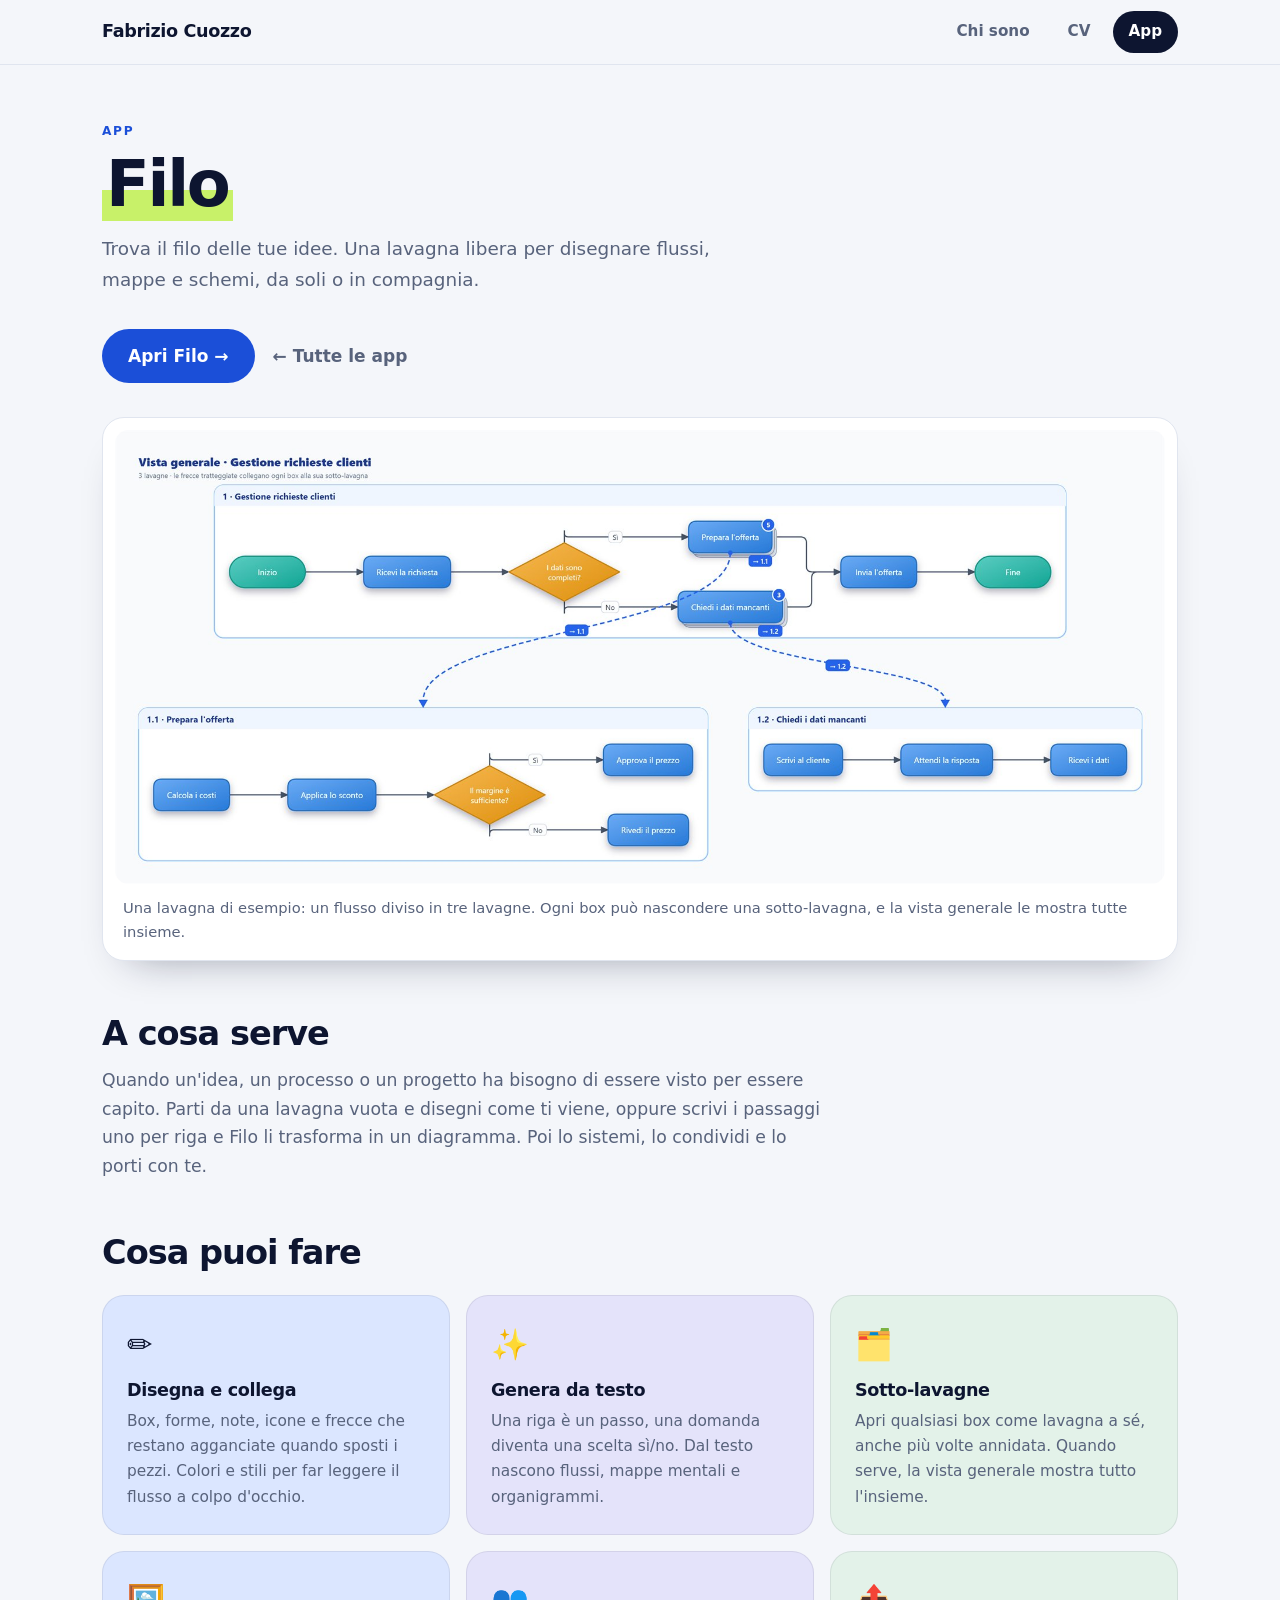
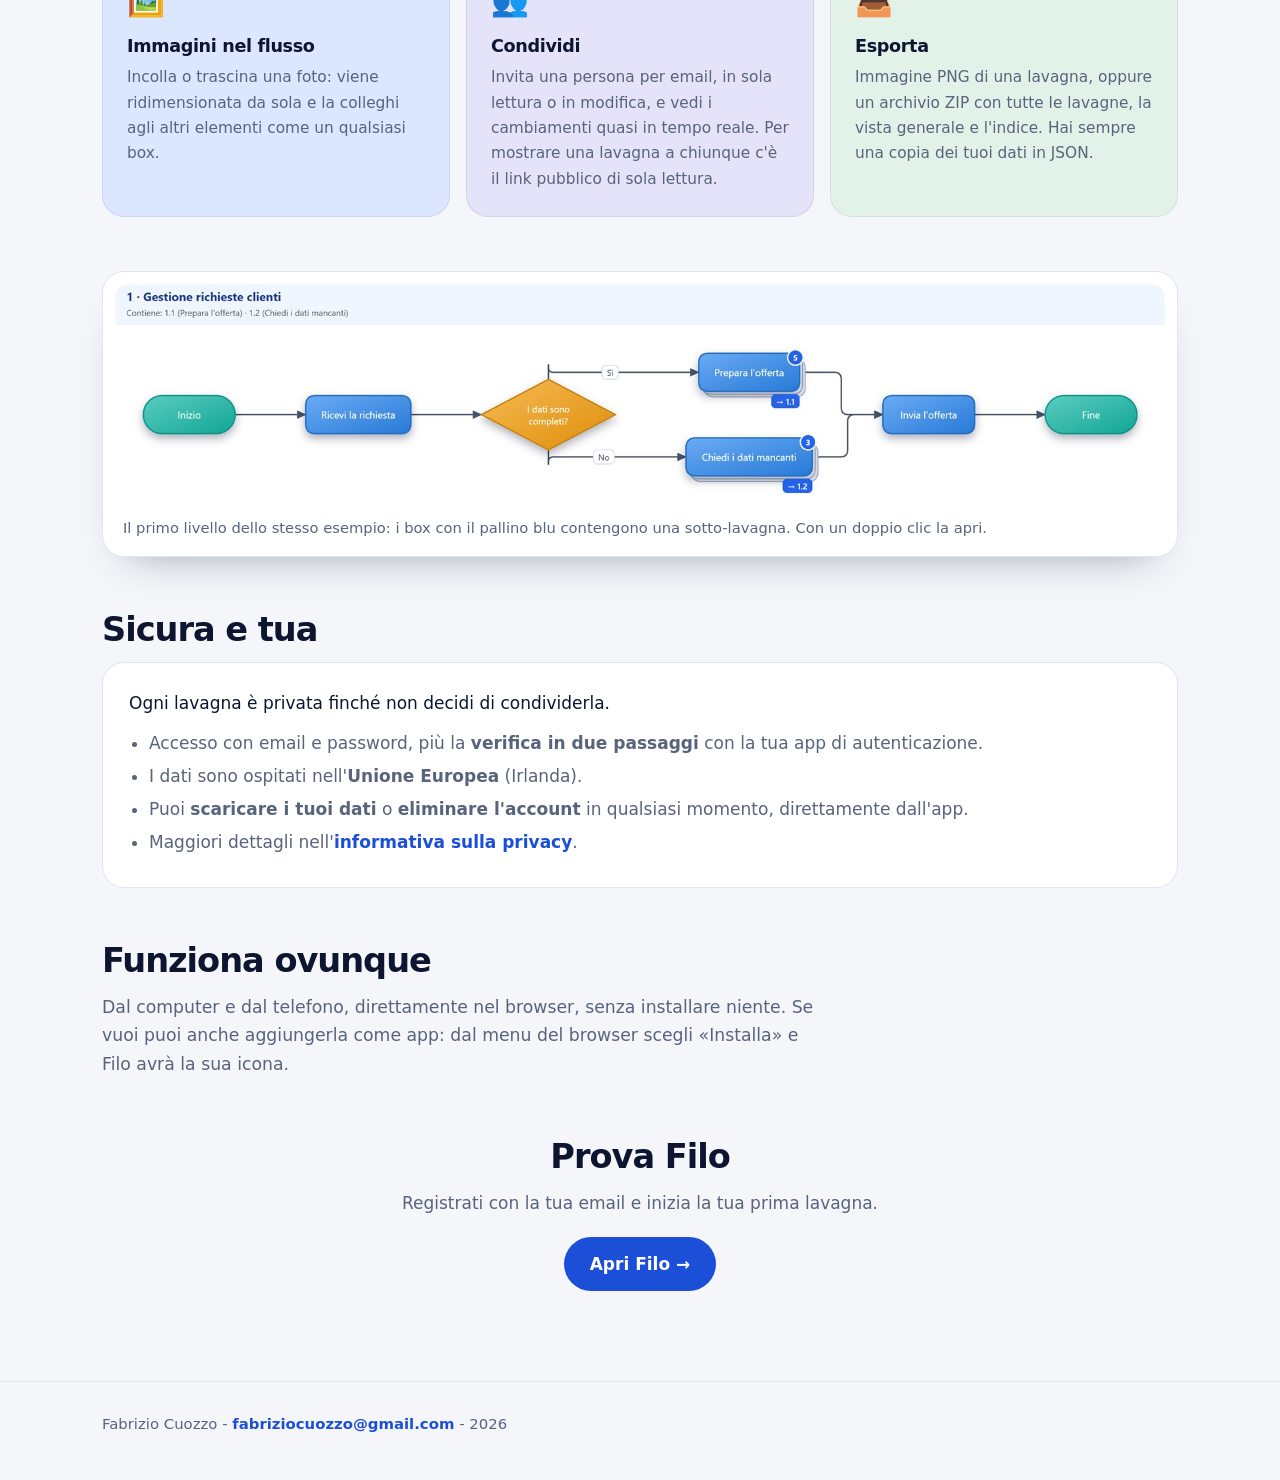
<file: filo.html>
<!DOCTYPE html><html lang="it"><head><meta charset="utf-8"><meta name="viewport" content="width=device-width,initial-scale=1"><title>Filo · Fabrizio Cuozzo</title><meta name="description" content="Filo: una lavagna libera per disegnare flussi, mappe e schemi, da soli o in compagnia. Trova il filo delle tue idee."><meta property="og:title" content="Filo · Trova il filo delle tue idee"><meta property="og:description" content="Una lavagna libera per disegnare flussi, mappe e schemi, con sotto-lavagne, immagini e condivisione."><meta property="og:image" content="https://fccowork.it/immagini/filo-vista-generale.jpg"><link rel="icon" href="data:image/svg+xml,%3Csvg xmlns=%27http://www.w3.org/2000/svg%27 viewBox=%270 0 100 100%27%3E%3Ctext y=%27.9em%27 font-size=%2790%27%3E🚴%3C/text%3E%3C/svg%3E"><link rel="stylesheet" href="style.css">
<style>
.hero-actions{display:flex;flex-wrap:wrap;gap:12px;align-items:center;margin:6px 0 34px}
.cta{display:inline-block;background:var(--blue);color:#fff;font-weight:800;padding:13px 26px;border-radius:99px;transition:transform .2s,box-shadow .2s}
.cta:hover{transform:translateY(-2px);box-shadow:0 14px 26px -14px rgba(27,79,216,.7)}
.ghost{font-weight:700;color:var(--mut);padding:13px 6px}
figure.shot{margin:0 0 54px;background:var(--surf);border:1px solid var(--line);border-radius:var(--r);padding:12px;box-shadow:0 22px 40px -28px rgba(13,21,48,.45)}
figure.shot img{display:block;width:100%;height:auto;border-radius:calc(var(--r) - 8px)}
figure.shot figcaption{color:var(--mut);font-size:.92rem;padding:12px 8px 4px}
h2{font-size:clamp(1.5rem,3.4vw,2.1rem);letter-spacing:-.03em;line-height:1.15;margin:0 0 12px}
.sec{margin:0 0 54px}
.sec p.t{color:var(--mut);max-width:720px;font-size:1.08rem}
.feat{display:grid;grid-template-columns:repeat(auto-fill,minmax(290px,1fr));gap:16px;margin-top:22px}
.feat div{border-radius:var(--r);padding:24px;border:1px solid rgba(13,21,48,.08)}
.feat div:nth-child(3n+1){background:var(--p-blue)}.feat div:nth-child(3n+2){background:var(--p-lav)}.feat div:nth-child(3n+3){background:var(--p-sage)}
.feat i{font-style:normal;font-size:1.9rem;display:block;margin-bottom:6px}
.feat h3{font-size:1.1rem;letter-spacing:-.02em;font-weight:800;margin-bottom:4px}
.feat p{color:var(--mut);font-size:.96rem}
.safe{background:var(--surf);border:1px solid var(--line);border-radius:var(--r);padding:26px}
.safe ul{margin:12px 0 0 20px;color:var(--mut)}
.safe li{margin:5px 0}
.safe a{color:var(--blue);font-weight:700}
.end{text-align:center;margin:60px 0 0}
.end p{color:var(--mut);margin:6px 0 20px}
</style></head><body><div class="bar" id="bar"></div><header class="nav"><div class="in"><a class="brand" href="index.html">Fabrizio <b>Cuozzo</b></a><nav><a href="index.html">Chi sono</a><a href="cv.html">CV</a><a href="app.html" class="on">App</a></nav></div></header>
<main class="wrap page">
<p class="kick">App</p>
<h1><em>Filo</em></h1>
<p class="lead">Trova il filo delle tue idee. Una lavagna libera per disegnare flussi, mappe e schemi, da soli o in compagnia.</p>
<div class="hero-actions"><a class="cta" href="https://filo.fccowork.it">Apri Filo →</a><a class="ghost" href="app.html">← Tutte le app</a></div>

<figure class="shot"><img src="immagini/filo-vista-generale.jpg" alt="Vista generale di un flusso diviso in tre lavagne collegate" width="1800" height="777"><figcaption>Una lavagna di esempio: un flusso diviso in tre lavagne. Ogni box può nascondere una sotto-lavagna, e la vista generale le mostra tutte insieme.</figcaption></figure>

<section class="sec"><h2>A cosa serve</h2><p class="t">Quando un'idea, un processo o un progetto ha bisogno di essere visto per essere capito. Parti da una lavagna vuota e disegni come ti viene, oppure scrivi i passaggi uno per riga e Filo li trasforma in un diagramma. Poi lo sistemi, lo condividi e lo porti con te.</p></section>

<section class="sec"><h2>Cosa puoi fare</h2>
<div class="feat">
<div><i>✏️</i><h3>Disegna e collega</h3><p>Box, forme, note, icone e frecce che restano agganciate quando sposti i pezzi. Colori e stili per far leggere il flusso a colpo d'occhio.</p></div>
<div><i>✨</i><h3>Genera da testo</h3><p>Una riga è un passo, una domanda diventa una scelta sì/no. Dal testo nascono flussi, mappe mentali e organigrammi.</p></div>
<div><i>🗂️</i><h3>Sotto-lavagne</h3><p>Apri qualsiasi box come lavagna a sé, anche più volte annidata. Quando serve, la vista generale mostra tutto l'insieme.</p></div>
<div><i>🖼️</i><h3>Immagini nel flusso</h3><p>Incolla o trascina una foto: viene ridimensionata da sola e la colleghi agli altri elementi come un qualsiasi box.</p></div>
<div><i>👥</i><h3>Condividi</h3><p>Invita una persona per email, in sola lettura o in modifica, e vedi i cambiamenti quasi in tempo reale. Per mostrare una lavagna a chiunque c'è il link pubblico di sola lettura.</p></div>
<div><i>📤</i><h3>Esporta</h3><p>Immagine PNG di una lavagna, oppure un archivio ZIP con tutte le lavagne, la vista generale e l'indice. Hai sempre una copia dei tuoi dati in JSON.</p></div>
</div></section>

<figure class="shot"><img src="immagini/filo-flusso.jpg" alt="Un flusso con una scelta sì/no e due box che contengono sotto-lavagne" width="1600" height="672" loading="lazy"><figcaption>Il primo livello dello stesso esempio: i box con il pallino blu contengono una sotto-lavagna. Con un doppio clic la apri.</figcaption></figure>

<section class="sec"><h2>Sicura e tua</h2>
<div class="safe"><p>Ogni lavagna è privata finché non decidi di condividerla.</p>
<ul><li>Accesso con email e password, più la <b>verifica in due passaggi</b> con la tua app di autenticazione.</li>
<li>I dati sono ospitati nell'<b>Unione Europea</b> (Irlanda).</li>
<li>Puoi <b>scaricare i tuoi dati</b> o <b>eliminare l'account</b> in qualsiasi momento, direttamente dall'app.</li>
<li>Maggiori dettagli nell'<a href="https://filo.fccowork.it/privacy.html">informativa sulla privacy</a>.</li></ul></div></section>

<section class="sec"><h2>Funziona ovunque</h2><p class="t">Dal computer e dal telefono, direttamente nel browser, senza installare niente. Se vuoi puoi anche aggiungerla come app: dal menu del browser scegli «Installa» e Filo avrà la sua icona.</p></section>

<div class="end"><h2>Prova Filo</h2><p>Registrati con la tua email e inizia la tua prima lavagna.</p><a class="cta" href="https://filo.fccowork.it">Apri Filo →</a></div>
</main>
<footer><div class="wrap">Fabrizio Cuozzo - <a href="mailto:fabriziocuozzo@gmail.com">fabriziocuozzo@gmail.com</a> - 2026</div></footer>
<script>addEventListener("scroll",()=>{const h=document.documentElement;document.getElementById("bar").style.width=(h.scrollTop/(h.scrollHeight-h.clientHeight)*100)+"%"},{passive:true});</script>
</body></html>
</file>
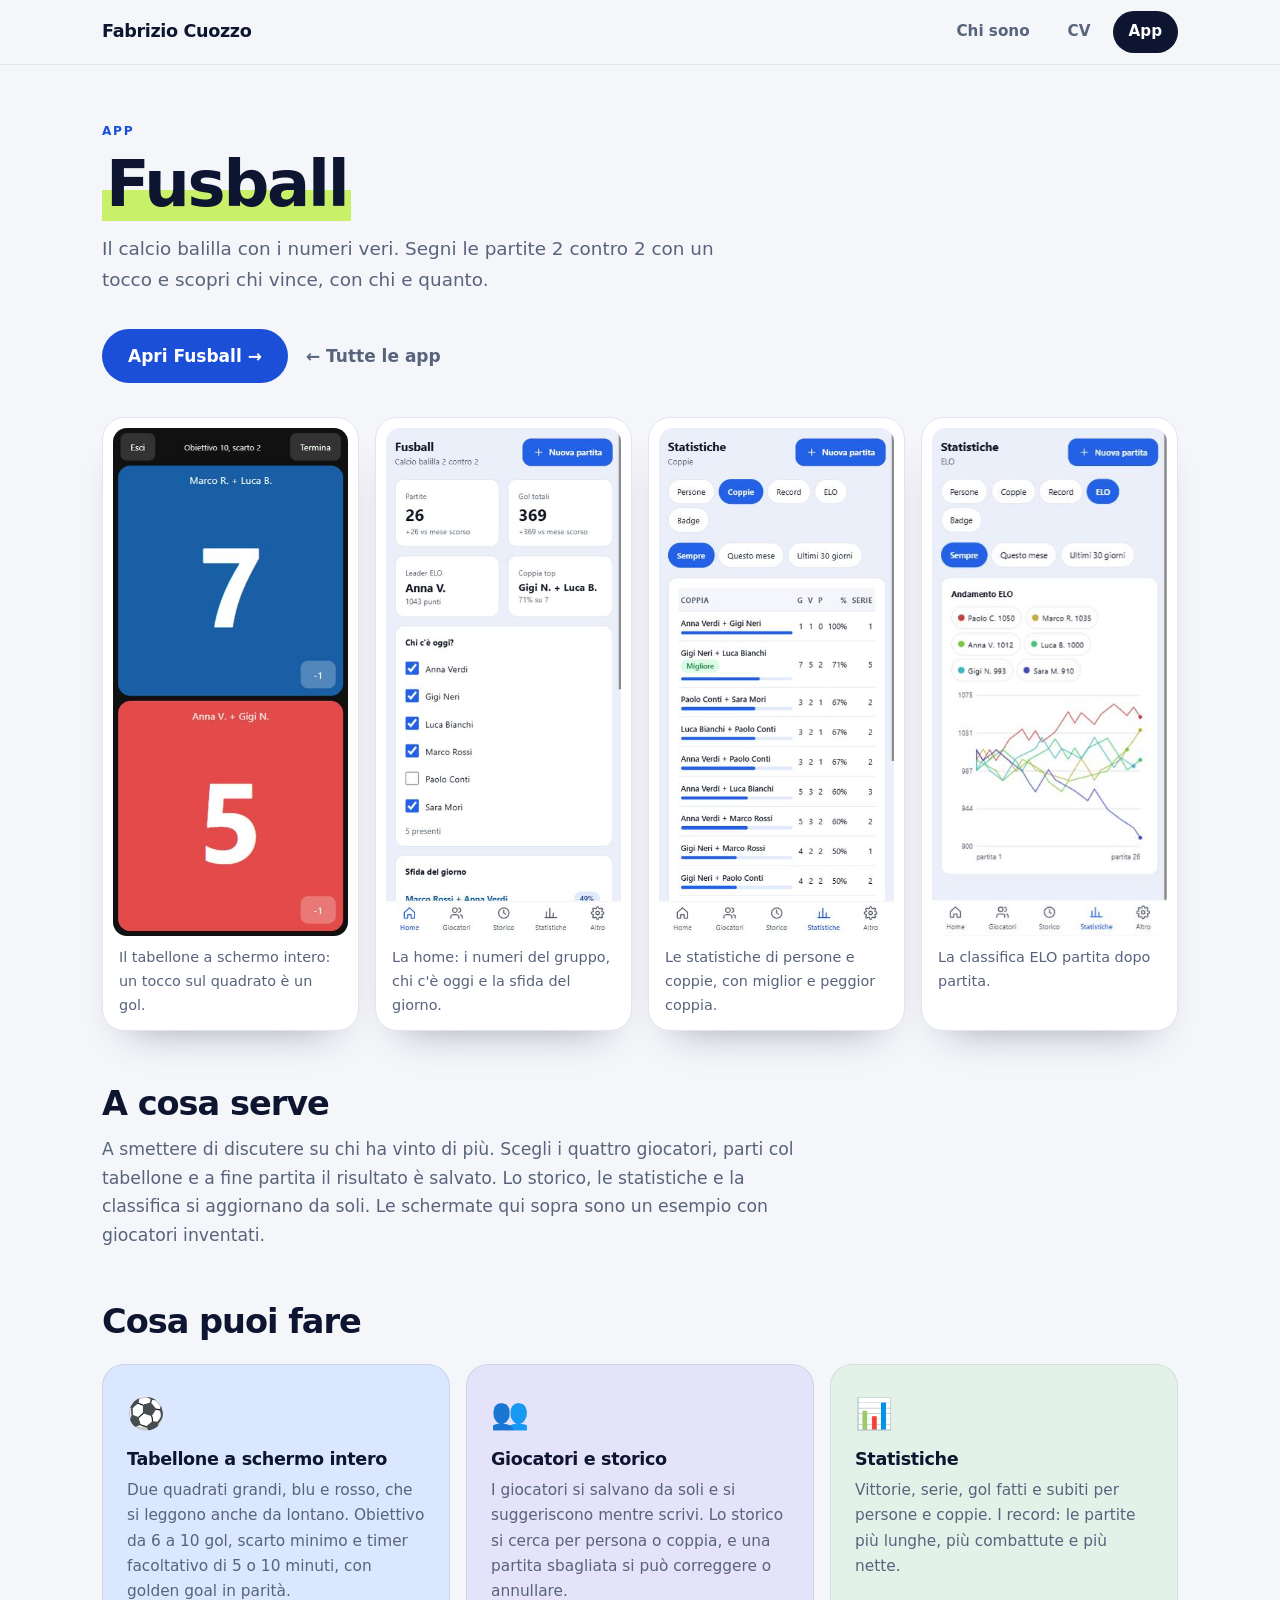
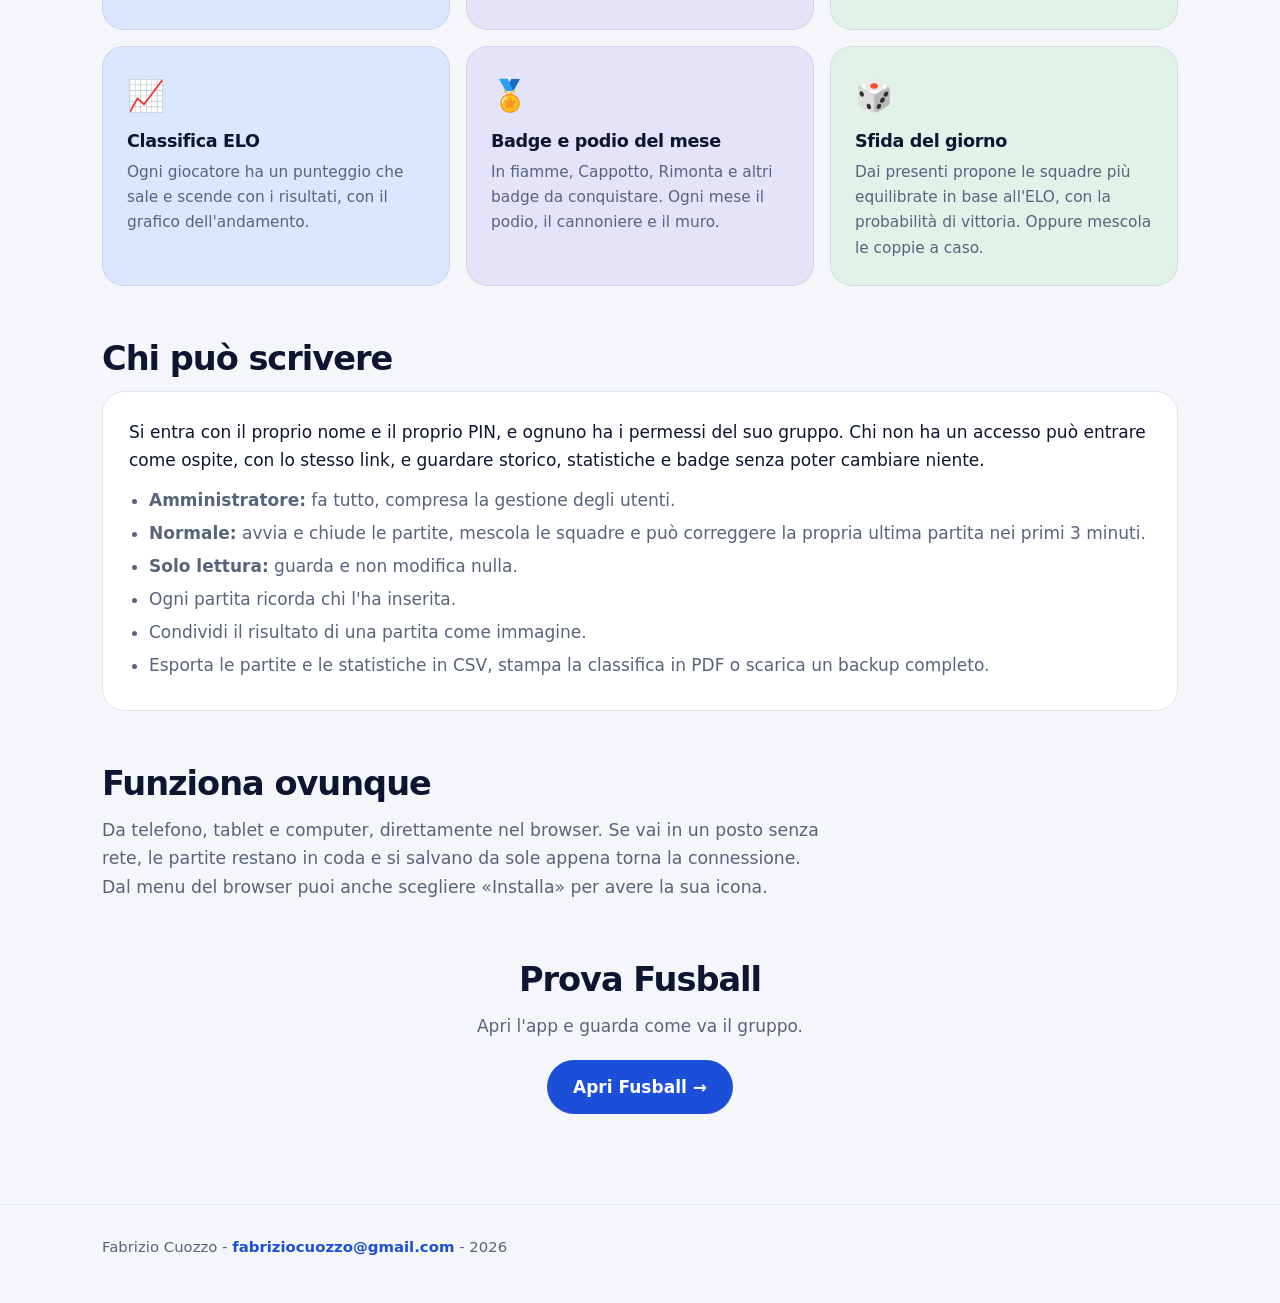
<file: fusball.html>
<!DOCTYPE html><html lang="it"><head><meta charset="utf-8"><meta name="viewport" content="width=device-width,initial-scale=1"><title>Fusball · Fabrizio Cuozzo</title><meta name="description" content="Fusball: l'app per segnare le partite di calcio balilla 2 contro 2, con storico, statistiche, ELO e badge."><meta property="og:title" content="Fusball · Il calcio balilla con i numeri veri"><meta property="og:description" content="Tabellone a schermo intero, storico, statistiche, classifica ELO e badge per le partite di calcio balilla."><meta property="og:image" content="https://fccowork.it/immagini/fusball-tabellone.jpg"><link rel="icon" href="immagini/fusball-icona.svg" type="image/svg+xml"><link rel="stylesheet" href="style.css">
<style>
.hero-actions{display:flex;flex-wrap:wrap;gap:12px;align-items:center;margin:6px 0 34px}
.cta{display:inline-block;background:var(--blue);color:#fff;font-weight:800;padding:13px 26px;border-radius:99px;transition:transform .2s,box-shadow .2s}
.cta:hover{transform:translateY(-2px);box-shadow:0 14px 26px -14px rgba(27,79,216,.7)}
.ghost{font-weight:700;color:var(--mut);padding:13px 6px}
.shots{display:grid;grid-template-columns:repeat(auto-fit,minmax(200px,1fr));gap:16px;margin:0 0 54px}
.shots figure{margin:0;background:var(--surf);border:1px solid var(--line);border-radius:var(--r);padding:10px;box-shadow:0 22px 40px -28px rgba(13,21,48,.45)}
.shots img{display:block;width:100%;height:auto;border-radius:calc(var(--r) - 8px)}
.shots figcaption{color:var(--mut);font-size:.9rem;padding:10px 6px 2px}
h2{font-size:clamp(1.5rem,3.4vw,2.1rem);letter-spacing:-.03em;line-height:1.15;margin:0 0 12px}
.sec{margin:0 0 54px}
.sec p.t{color:var(--mut);max-width:720px;font-size:1.08rem}
.feat{display:grid;grid-template-columns:repeat(auto-fill,minmax(290px,1fr));gap:16px;margin-top:22px}
.feat div{border-radius:var(--r);padding:24px;border:1px solid rgba(13,21,48,.08)}
.feat div:nth-child(3n+1){background:var(--p-blue)}.feat div:nth-child(3n+2){background:var(--p-lav)}.feat div:nth-child(3n+3){background:var(--p-sage)}
.feat i{font-style:normal;font-size:1.9rem;display:block;margin-bottom:6px}
.feat h3{font-size:1.1rem;letter-spacing:-.02em;font-weight:800;margin-bottom:4px}
.feat p{color:var(--mut);font-size:.96rem}
.safe{background:var(--surf);border:1px solid var(--line);border-radius:var(--r);padding:26px}
.safe ul{margin:12px 0 0 20px;color:var(--mut)}
.safe li{margin:5px 0}
.end{text-align:center;margin:60px 0 0}
.end p{color:var(--mut);margin:6px 0 20px}
</style></head><body><div class="bar" id="bar"></div><header class="nav"><div class="in"><a class="brand" href="index.html">Fabrizio <b>Cuozzo</b></a><nav><a href="index.html">Chi sono</a><a href="cv.html">CV</a><a href="app.html" class="on">App</a></nav></div></header>
<main class="wrap page">
<p class="kick">App</p>
<h1><em>Fusball</em></h1>
<p class="lead">Il calcio balilla con i numeri veri. Segni le partite 2 contro 2 con un tocco e scopri chi vince, con chi e quanto.</p>
<div class="hero-actions"><a class="cta" href="https://fusball.fccowork.it">Apri Fusball →</a><a class="ghost" href="app.html">← Tutte le app</a></div>

<div class="shots">
<figure><img src="immagini/fusball-tabellone.jpg" alt="Il tabellone: due quadrati grandi, blu e rosso, con il punteggio 7 a 5" width="387" height="837"><figcaption>Il tabellone a schermo intero: un tocco sul quadrato è un gol.</figcaption></figure>
<figure><img src="immagini/fusball-home.jpg" alt="La home con partite, gol, leader ELO e coppia top" width="387" height="837" loading="lazy"><figcaption>La home: i numeri del gruppo, chi c'è oggi e la sfida del giorno.</figcaption></figure>
<figure><img src="immagini/fusball-statistiche.jpg" alt="Classifica delle coppie con percentuale di vittorie" width="387" height="837" loading="lazy"><figcaption>Le statistiche di persone e coppie, con miglior e peggior coppia.</figcaption></figure>
<figure><img src="immagini/fusball-elo.png" alt="Grafico dell'andamento ELO dei giocatori" width="316" height="683" loading="lazy"><figcaption>La classifica ELO partita dopo partita.</figcaption></figure>
</div>

<section class="sec"><h2>A cosa serve</h2><p class="t">A smettere di discutere su chi ha vinto di più. Scegli i quattro giocatori, parti col tabellone e a fine partita il risultato è salvato. Lo storico, le statistiche e la classifica si aggiornano da soli. Le schermate qui sopra sono un esempio con giocatori inventati.</p></section>

<section class="sec"><h2>Cosa puoi fare</h2>
<div class="feat">
<div><i>⚽</i><h3>Tabellone a schermo intero</h3><p>Due quadrati grandi, blu e rosso, che si leggono anche da lontano. Obiettivo da 6 a 10 gol, scarto minimo e timer facoltativo di 5 o 10 minuti, con golden goal in parità.</p></div>
<div><i>👥</i><h3>Giocatori e storico</h3><p>I giocatori si salvano da soli e si suggeriscono mentre scrivi. Lo storico si cerca per persona o coppia, e una partita sbagliata si può correggere o annullare.</p></div>
<div><i>📊</i><h3>Statistiche</h3><p>Vittorie, serie, gol fatti e subiti per persone e coppie. I record: le partite più lunghe, più combattute e più nette.</p></div>
<div><i>📈</i><h3>Classifica ELO</h3><p>Ogni giocatore ha un punteggio che sale e scende con i risultati, con il grafico dell'andamento.</p></div>
<div><i>🏅</i><h3>Badge e podio del mese</h3><p>In fiamme, Cappotto, Rimonta e altri badge da conquistare. Ogni mese il podio, il cannoniere e il muro.</p></div>
<div><i>🎲</i><h3>Sfida del giorno</h3><p>Dai presenti propone le squadre più equilibrate in base all'ELO, con la probabilità di vittoria. Oppure mescola le coppie a caso.</p></div>
</div></section>

<section class="sec"><h2>Chi può scrivere</h2>
<div class="safe"><p>Si entra con il proprio nome e il proprio PIN, e ognuno ha i permessi del suo gruppo. Chi non ha un accesso può entrare come ospite, con lo stesso link, e guardare storico, statistiche e badge senza poter cambiare niente.</p>
<ul><li><b>Amministratore:</b> fa tutto, compresa la gestione degli utenti.</li>
<li><b>Normale:</b> avvia e chiude le partite, mescola le squadre e può correggere la propria ultima partita nei primi 3 minuti.</li>
<li><b>Solo lettura:</b> guarda e non modifica nulla.</li>
<li>Ogni partita ricorda chi l'ha inserita.</li>
<li>Condividi il risultato di una partita come immagine.</li>
<li>Esporta le partite e le statistiche in CSV, stampa la classifica in PDF o scarica un backup completo.</li></ul></div></section>

<section class="sec"><h2>Funziona ovunque</h2><p class="t">Da telefono, tablet e computer, direttamente nel browser. Se vai in un posto senza rete, le partite restano in coda e si salvano da sole appena torna la connessione. Dal menu del browser puoi anche scegliere «Installa» per avere la sua icona.</p></section>

<div class="end"><h2>Prova Fusball</h2><p>Apri l'app e guarda come va il gruppo.</p><a class="cta" href="https://fusball.fccowork.it">Apri Fusball →</a></div>
</main>
<footer><div class="wrap">Fabrizio Cuozzo - <a href="mailto:fabriziocuozzo@gmail.com">fabriziocuozzo@gmail.com</a> - 2026</div></footer>
<script>addEventListener("scroll",()=>{const h=document.documentElement;document.getElementById("bar").style.width=(h.scrollTop/(h.scrollHeight-h.clientHeight)*100)+"%"},{passive:true});</script>
</body></html>
</file>
<file: style.css>
:root{--bg:#f4f6fa;--surf:#fff;--ink:#0d1530;--mut:#58637c;--line:#e0e5ef;--blue:#1b4fd8;--sun:#c8f169;--p-blue:#dbe6ff;--p-ice:#e9edf6;--p-sage:#e3f2e9;--p-lav:#e4e3fa;--r:22px}
*{box-sizing:border-box;margin:0;padding:0}
html{scroll-behavior:smooth}
body{font-family:system-ui,-apple-system,"Segoe UI",Roboto,sans-serif;background:var(--bg);color:var(--ink);line-height:1.65;font-size:17px}
a{color:inherit;text-decoration:none}
.wrap{max-width:1120px;margin:auto;padding:0 22px}
.bar{position:fixed;top:0;left:0;height:3px;width:0;background:var(--blue);z-index:60}
.nav{position:sticky;top:0;z-index:50;background:rgba(244,246,250,.88);backdrop-filter:blur(10px);border-bottom:1px solid var(--line)}
.nav .in{max-width:1120px;margin:auto;padding:0 22px;height:64px;display:flex;justify-content:space-between;align-items:center}
.brand{font-weight:800;letter-spacing:-.02em;font-size:1.1rem}
.brand b{color:inherit}
.nav nav{display:flex;gap:6px}
.nav nav a{padding:8px 16px;border-radius:99px;font-weight:600;font-size:.95rem;color:var(--mut)}
.nav nav a.on{background:var(--ink);color:#fff}
h1{font-weight:900;letter-spacing:-.035em;line-height:1.05}
.page{padding:56px 22px 90px}
.page h1{font-size:clamp(2.4rem,6vw,4rem)}
.page h1 em{font-style:normal;background:linear-gradient(transparent 58%,var(--sun) 58%);padding:0 4px}
.kick{font-weight:800;letter-spacing:.14em;text-transform:uppercase;font-size:.76rem;color:var(--blue);margin-bottom:10px}
.lead{font-size:1.15rem;color:var(--mut);max-width:640px;margin:16px 0 34px}
.apps{display:grid;grid-template-columns:repeat(auto-fill,minmax(280px,1fr));gap:16px}
.app{border-radius:var(--r);padding:26px;border:1px solid rgba(13,21,48,.08);transition:transform .2s,box-shadow .2s}
.app:hover{transform:translateY(-4px);box-shadow:0 18px 32px -20px rgba(13,21,48,.4)}
.app.k1{background:var(--p-blue)}.app.k2{background:var(--p-lav)}.app.k3{background:var(--p-sage)}
.app i{font-style:normal;font-size:2.2rem;display:block;margin-bottom:8px}
.app h3{font-size:1.2rem;letter-spacing:-.02em;font-weight:800;margin-bottom:6px}
.app p{color:var(--mut);font-size:.98rem}
.badge{display:inline-block;font-size:.76rem;font-weight:700;padding:4px 12px;border-radius:99px;background:#fff;color:var(--mut);margin-top:10px}
.badge.ok{background:var(--blue);color:#fff}
.go{display:inline-block;margin-top:10px;color:var(--blue);font-weight:800}
footer{border-top:1px solid var(--line);padding:30px 0 44px;color:var(--mut);font-size:.93rem}
footer a{color:var(--blue);font-weight:600}
@media(max-width:520px){.nav nav a{padding:8px 11px;font-size:.88rem}}
</file>
